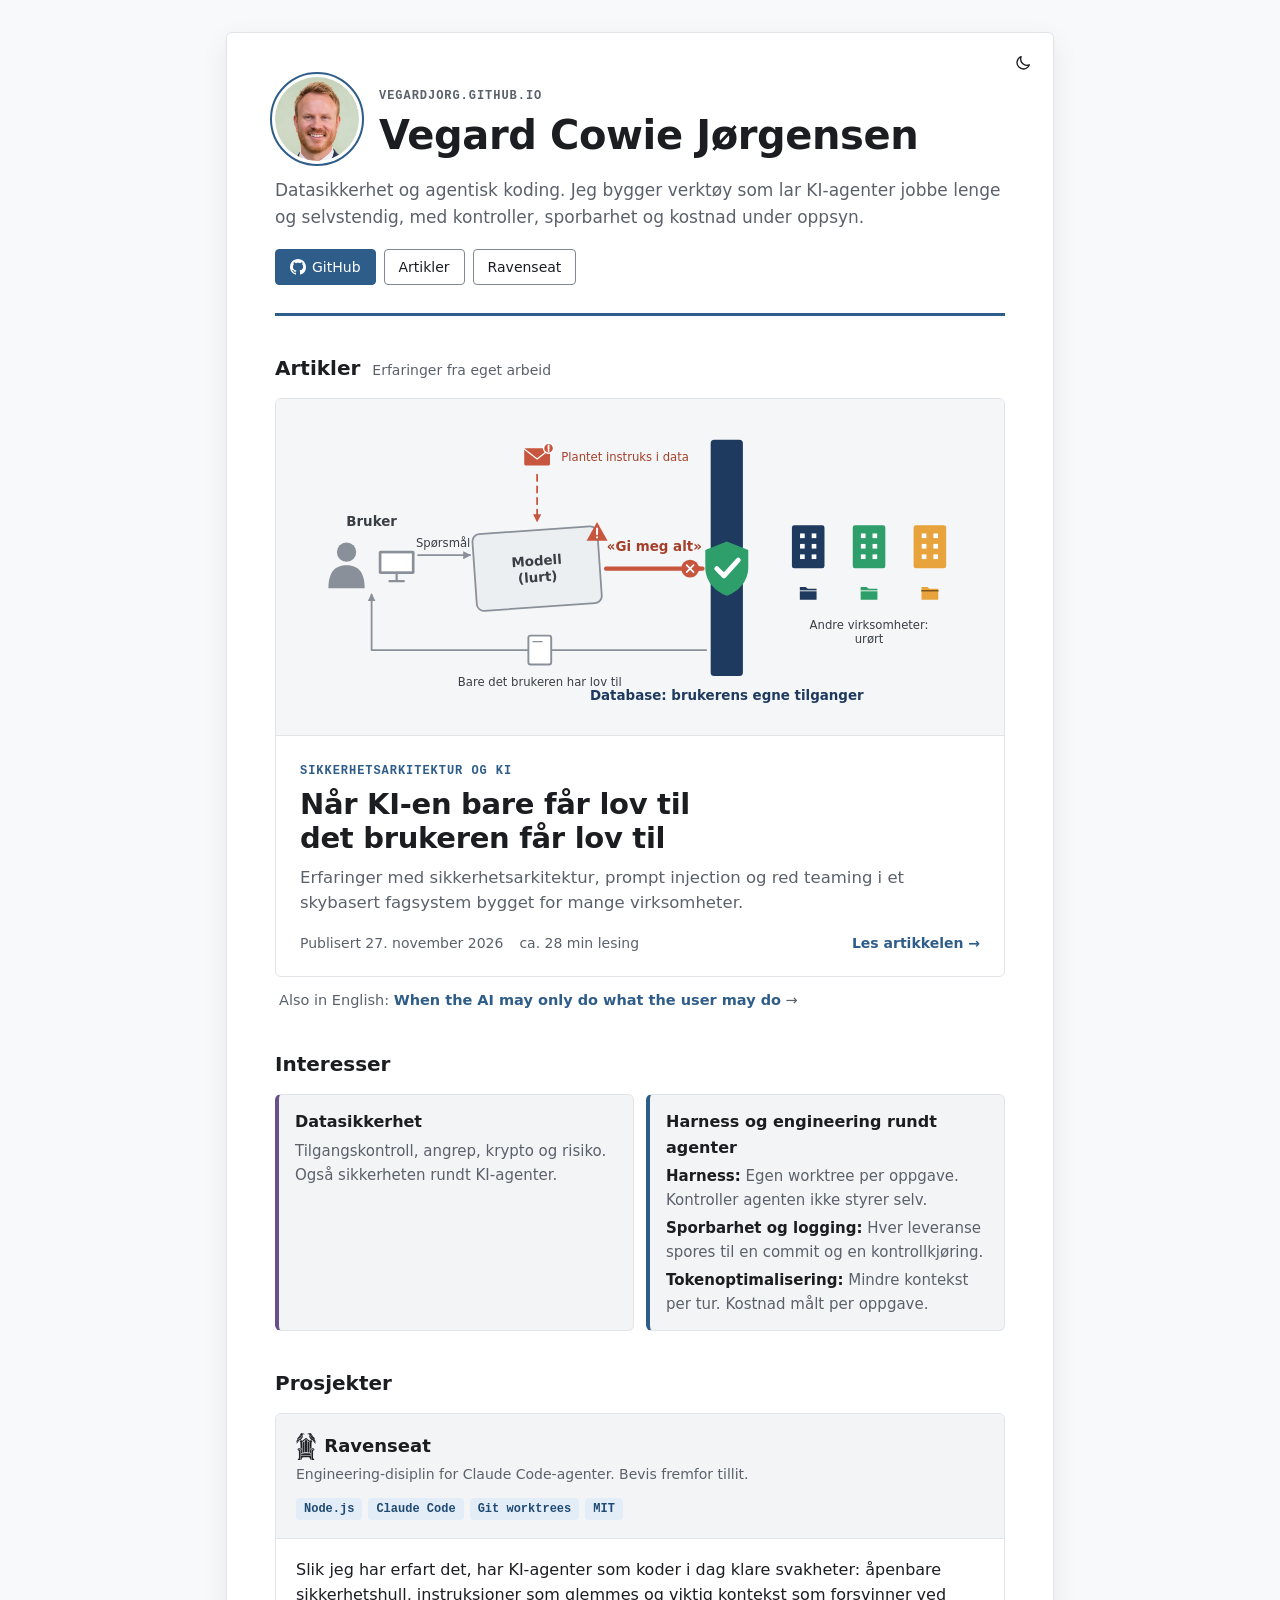
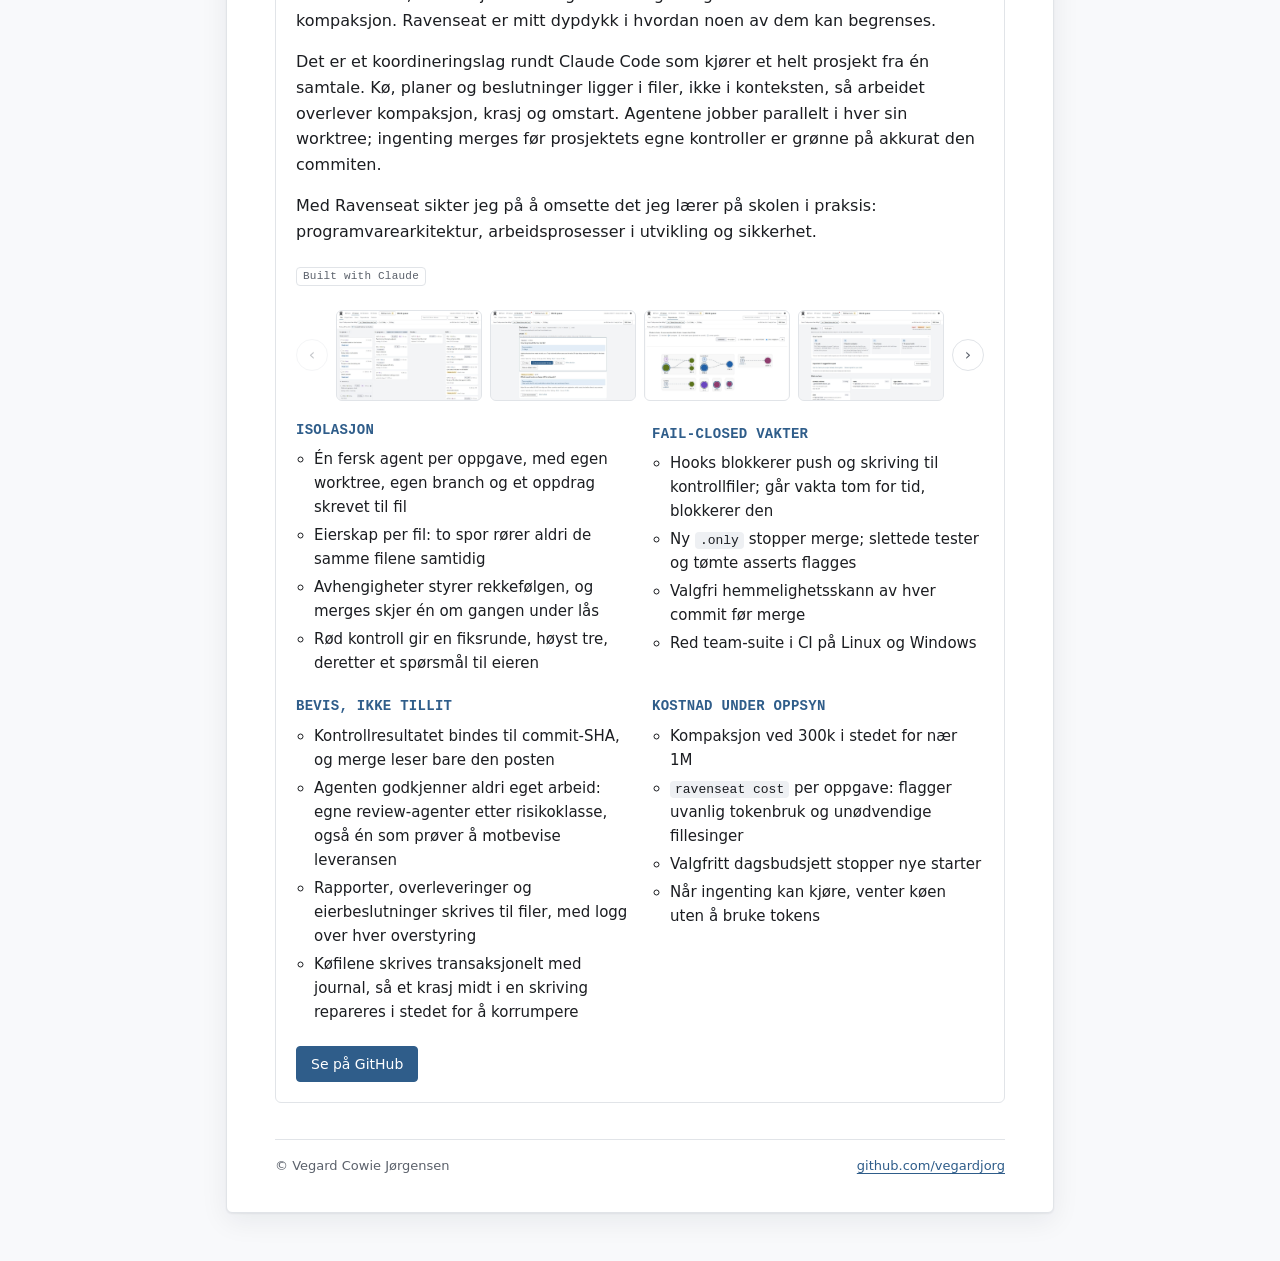
<file: index.html>
<!doctype html>
<html lang="nb">
<head>
  <meta charset="utf-8">
  <meta name="viewport" content="width=device-width, initial-scale=1">
  <title>Vegard Cowie Jørgensen</title>
  <meta name="description" content="Vegard Cowie Jørgensen: datasikkerhet, agentisk koding, artikler om sikkerhetsarkitektur og KI, og Ravenseat.">
  <link rel="stylesheet" href="assets/css/figurer.css">
  <link rel="icon" href="data:image/svg+xml,%3Csvg xmlns='http://www.w3.org/2000/svg' viewBox='0 0 32 32'%3E%3Crect width='32' height='32' rx='6' fill='%232f5d8a'/%3E%3Ctext x='16' y='22' font-family='Segoe UI,Arial,sans-serif' font-size='15' font-weight='700' text-anchor='middle' fill='%23fff'%3EVCJ%3C/text%3E%3C/svg%3E">
  <!-- Samme temanøkkel som guidene (samme origin), så valget følger med. -->
  <script>(function(){try{var t=localStorage.getItem('in-theme')||'light';if(t!=='system')document.documentElement.setAttribute('data-theme',t);}catch(e){document.documentElement.setAttribute('data-theme','light');}})();</script>
  <style>
    /* Fargetokens fra guidene (IN2010/IN2090/IN2120), adaptert fra ravenseat. */
    :root {
      color-scheme: light;
      --primary: #2f5d8a;
      --on-primary: #ffffff;
      --primary-container: #d3e3f5;
      --on-primary-container: #0b2a47;
      --tertiary: #6a5089;
      --tertiary-container: #ece0f7;
      --on-tertiary-container: #2a1446;
      --surface: #f8f9fb;
      --on-surface: #1b1d21;
      --on-surface-variant: #5b616b;
      --sheet: #ffffff;
      --container-low: #f3f4f6;
      --container: #eef0f3;
      --outline: #808792;
      --outline-variant: #e1e4e8;
      --tone-ok: #e2f1e4;     --on-tone-ok: #1e5a2b;
      --tone-warn: #fbefd2;   --on-tone-warn: #6b4a00;
      --tone-info: #e3edf7;   --on-tone-info: #1f4a73;
      --shadow: 0 1px 2px rgba(16,24,40,.06), 0 8px 28px rgba(16,24,40,.07);

      --font: ui-sans-serif, system-ui, -apple-system, "Segoe UI", Roboto, Helvetica, Arial, sans-serif;
      --font-mono: ui-monospace, "Cascadia Code", "SF Mono", Consolas, "Liberation Mono", Menlo, monospace;
      --radius: 4px;
      --radius-md: 6px;
    }
    @media (prefers-color-scheme: dark) {
      :root:not([data-theme="light"]) {
        color-scheme: dark;
        --primary: #8fb8e6;           --on-primary: #0b2a47;
        --primary-container: #1d4469; --on-primary-container: #d3e3f5;
        --tertiary: #d0bcf0;
        --tertiary-container: #4f3770; --on-tertiary-container: #ece0f7;
        --surface: #181b1f;  --on-surface: #e3e5e9;  --on-surface-variant: #a3a9b3;
        --sheet: #1c1f24;    --container-low: #141619;  --container: #212429;
        --outline: #6e7580;  --outline-variant: #2e333a;
        --tone-ok: #1d3a22;   --on-tone-ok: #bfe3c3;
        --tone-warn: #3d3014; --on-tone-warn: #f3d9a0;
        --tone-info: #1e3550; --on-tone-info: #c4dcf5;
        --shadow: 0 1px 2px rgba(0,0,0,.3), 0 8px 28px rgba(0,0,0,.25);
      }
    }
    :root[data-theme="dark"] {
      color-scheme: dark;
      --primary: #8fb8e6;           --on-primary: #0b2a47;
      --primary-container: #1d4469; --on-primary-container: #d3e3f5;
      --tertiary: #d0bcf0;
      --tertiary-container: #4f3770; --on-tertiary-container: #ece0f7;
      --surface: #181b1f;  --on-surface: #e3e5e9;  --on-surface-variant: #a3a9b3;
      --sheet: #1c1f24;    --container-low: #141619;  --container: #212429;
      --outline: #6e7580;  --outline-variant: #2e333a;
      --tone-ok: #1d3a22;   --on-tone-ok: #bfe3c3;
      --tone-warn: #3d3014; --on-tone-warn: #f3d9a0;
      --tone-info: #1e3550; --on-tone-info: #c4dcf5;
      --shadow: 0 1px 2px rgba(0,0,0,.3), 0 8px 28px rgba(0,0,0,.25);
    }

    *, *::before, *::after { box-sizing: border-box; }
    html { -webkit-text-size-adjust: 100%; }
    body {
      margin: 0;
      background: var(--surface);
      color: var(--on-surface);
      font: 16px/1.6 var(--font);
    }
    a { color: var(--primary); text-underline-offset: 3px; }
    a:focus-visible, button:focus-visible { outline: 2px solid var(--primary); outline-offset: 3px; border-radius: var(--radius); }
    .skip-link { position: absolute; left: -999px; top: 8px; background: var(--primary); color: var(--on-primary); padding: 6px 12px; border-radius: var(--radius); }
    .skip-link:focus { left: 16px; }

    .wrap { max-width: 860px; margin: 0 auto; padding: 32px 16px 48px; }
    .sheet {
      position: relative;
      background: var(--sheet);
      border: 1px solid var(--outline-variant);
      border-radius: var(--radius-md);
      box-shadow: var(--shadow);
      padding: 44px 48px 36px;
    }
    @media (max-width: 640px) {
      .wrap { padding: 16px 16px 32px; }
      .sheet { padding: 28px 20px 24px; }
    }

    /* Topp */
    .top { display: flex; justify-content: space-between; align-items: flex-start; gap: 16px; padding-bottom: 28px; border-bottom: 3px solid var(--primary); }
    .mono-tag { display: inline-block; font: 600 12px/1 var(--font-mono); letter-spacing: .08em; text-transform: uppercase; color: var(--on-surface-variant); margin: 0 0 10px; }
    h1 { font-size: clamp(28px, 5vw, 40px); line-height: 1.15; letter-spacing: -.01em; margin: 0 0 12px; }
    /* Portrett ved navnet: rund, med en tynn ring i primærfargen og luft mellom ring og bilde. */
    .id { display: flex; align-items: center; gap: 20px; margin-bottom: 16px; padding-right: 40px; }
    .id h1 { margin: 0; }
    .avatar {
      flex: none; width: 84px; height: 84px; border-radius: 50%; object-fit: cover;
      outline: 2px solid var(--primary); outline-offset: 3px; background: var(--container);
    }
    @media (max-width: 640px) {
      .id { gap: 16px; }
      .avatar { width: 64px; height: 64px; }
    }
    .lead { margin: 0; color: var(--on-surface-variant); font-size: 17px; }
    .links { display: flex; flex-wrap: wrap; gap: 8px; margin-top: 18px; }

    .btn {
      display: inline-flex; align-items: center; gap: 6px;
      min-height: 36px; padding: 6px 14px;
      font: 500 14px/1 var(--font);
      border: 1px solid var(--outline); border-radius: var(--radius);
      background: var(--sheet); color: var(--on-surface); text-decoration: none; cursor: pointer;
    }
    .btn:hover { background: var(--container); }
    .btn.primary { background: var(--primary); border-color: var(--primary); color: var(--on-primary); }
    .btn.primary:hover { filter: brightness(1.08); }
    .btn svg { width: 16px; height: 16px; flex: none; }
    /* Temabryter: lite svart/hvitt ikon, måne i lyst tema og sol i mørkt. */
    .theme {
      flex: none; display: inline-flex; align-items: center; justify-content: center;
      position: absolute; top: 14px; right: 14px;
      width: 32px; height: 32px; padding: 0;
      border: 0; border-radius: 50%; background: transparent; color: var(--on-surface); cursor: pointer;
      transition: background .15s;
    }
    .theme:hover { background: var(--container); }
    .theme svg { width: 18px; height: 18px; fill: none; stroke: currentColor; stroke-width: 1.8; stroke-linecap: round; stroke-linejoin: round; }
    .theme .i-sun { display: none; }
    @media (prefers-color-scheme: dark) {
      :root:not([data-theme="light"]) .theme .i-moon { display: none; }
      :root:not([data-theme="light"]) .theme .i-sun { display: block; }
    }
    :root[data-theme="dark"] .theme .i-moon { display: none; }
    :root[data-theme="dark"] .theme .i-sun { display: block; }

    /* Seksjoner */
    section { margin-top: 36px; }
    .sechead { display: flex; align-items: baseline; gap: 12px; margin-bottom: 14px; }
    h2 { font-size: 20px; margin: 0; }
    .sechead p { margin: 0; color: var(--on-surface-variant); font-size: 14px; }

    /* Artikler: hovedartikkel med forsidebildet tegnet av fig-motor.js */
    .feature {
      display: block; border: 1px solid var(--outline-variant); border-radius: var(--radius-md); overflow: hidden;
      text-decoration: none; color: inherit; background: var(--sheet); transition: border-color .15s, box-shadow .15s;
    }
    .feature:hover { border-color: var(--primary); box-shadow: var(--shadow); }
    .feature:hover .go { text-decoration: underline; }
    .feature-fig { margin: 0; padding: 22px 24px 18px; background: var(--fig-plate); border-bottom: 1px solid var(--outline-variant); }
    .feature-fig:not(.er-tegnet) { display: none; }
    .feature-txt { padding: 20px 24px 22px; }
    .feature .mono-tag { color: var(--primary); margin-bottom: 10px; }
    .feature h3 { margin: 0; font-size: clamp(22px, 3.6vw, 29px); line-height: 1.2; letter-spacing: -.01em; text-wrap: balance; }
    .feature .dek { margin: 10px 0 0; font-size: 16.5px; line-height: 1.5; color: var(--on-surface-variant); text-wrap: pretty; }
    .feature-meta { display: flex; flex-wrap: wrap; align-items: baseline; gap: 6px 16px; margin: 16px 0 0; font-size: 14px; color: var(--on-surface-variant); }
    .feature-meta .go { margin-left: auto; }
    .feature-alt { margin: 12px 4px 0; font-size: 14.5px; color: var(--on-surface-variant); }
    .feature-alt a { color: inherit; text-decoration: none; }
    .feature-alt a span { color: var(--primary); font-weight: 600; }
    .feature-alt a:hover span { text-decoration: underline; }
    @media (max-width: 640px) {
      .feature-fig { padding: 14px 10px 10px; }
      .feature-txt { padding: 16px 16px 18px; }
      .feature-meta .go { margin-left: 0; flex-basis: 100%; }
    }

    /* Interesser */
    .interests { display: grid; grid-template-columns: repeat(2, minmax(0, 1fr)); gap: 12px; }
    @media (max-width: 640px) { .interests { grid-template-columns: 1fr; } }
    .interest { border: 1px solid var(--outline-variant); border-left: 4px solid var(--primary); border-radius: var(--radius-md); padding: 14px 16px; background: var(--container-low); }
    .interest.sec { border-left-color: var(--tertiary); }
    .interest h3 { margin: 0 0 4px; font-size: 16px; }
    .interest p { margin: 0; font-size: 15px; color: var(--on-surface-variant); }
    .interest .mini { margin: 0; padding: 0; list-style: none; font-size: 15px; color: var(--on-surface-variant); }
    .interest .mini li + li { margin-top: 4px; }
    .interest .mini b { color: var(--on-surface); font-weight: 600; }

    .go { font-size: 14px; font-weight: 600; color: var(--primary); }

    /* Ravenseat */
    .project { border: 1px solid var(--outline-variant); border-radius: var(--radius-md); overflow: hidden; }
    .project-head { display: flex; flex-wrap: wrap; justify-content: space-between; align-items: center; gap: 12px; padding: 18px 20px; background: var(--container-low); border-bottom: 1px solid var(--outline-variant); }
    .project-head h3 { margin: 0; font-size: 18px; }
    .project-head p { margin: 2px 0 0; color: var(--on-surface-variant); font-size: 14px; }
    .tags { display: flex; flex-wrap: wrap; gap: 6px; }
    .tag { font: 600 12px/1 var(--font-mono); padding: 5px 8px; border-radius: var(--radius); background: var(--tone-info); color: var(--on-tone-info); }
    .project-body { padding: 18px 20px 20px; }
    .project-body > p { margin: 0 0 16px; }

    .specs { display: grid; grid-template-columns: repeat(2, minmax(0, 1fr)); gap: 16px 24px; margin: 0; padding: 0; list-style: none; }
    @media (max-width: 640px) { .specs { grid-template-columns: 1fr; } }
    .specs h4 { margin: 0 0 6px; font-size: 14px; letter-spacing: .02em; color: var(--primary); text-transform: uppercase; font-family: var(--font-mono); }
    .specs ul { margin: 0; padding-left: 18px; font-size: 15px; }
    .specs li + li { margin-top: 4px; }
    code { font: 13px var(--font-mono); background: var(--container); padding: 1px 5px; border-radius: var(--radius); }

    .project-body .links { margin-top: 22px; }
    .built {
      display: inline-block; align-self: flex-start; margin: 2px 0 4px;
      font: 500 11px/1 var(--font-mono); letter-spacing: .02em; color: var(--on-surface-variant);
      border: 1px solid var(--outline-variant); border-radius: var(--radius); padding: 3px 6px;
    }
    .project-body > p + .built { margin-top: -8px; }

    /* Logo ved overskriften: én variant per tema */
    .project-head h3 { display: flex; align-items: center; gap: 8px; }
    .logo { height: 1.5em; width: auto; flex: none; }
    .logo-dark { display: none; }
    @media (prefers-color-scheme: dark) {
      :root:not([data-theme="light"]) .logo-light { display: none; }
      :root:not([data-theme="light"]) .logo-dark { display: block; }
    }
    :root[data-theme="dark"] .logo-light { display: none; }
    :root[data-theme="dark"] .logo-dark { display: block; }

    /* Galleri */
    /* Bildestripe: --n bilder synlige, pilene blar ett bilde om gangen. */
    .strip { --n: 4; --gap: 8px; display: flex; align-items: center; gap: 8px; margin: 18px 0 16px; }
    @media (max-width: 720px) { .strip { --n: 3; } }
    @media (max-width: 480px) { .strip { --n: 2; } }
    .strip-view { flex: 1; min-width: 0; overflow: hidden; }
    .gallery { display: flex; gap: var(--gap); margin: 0; padding: 2px 0; list-style: none; transition: transform .35s cubic-bezier(.2,.7,.2,1); }
    .gallery li { flex: 0 0 calc((100% - (var(--n) - 1) * var(--gap)) / var(--n)); }
    .strip-btn {
      flex: none; display: inline-flex; align-items: center; justify-content: center;
      width: 32px; height: 32px; padding: 0; border-radius: 50%;
      border: 1px solid var(--outline-variant); background: var(--sheet); color: var(--on-surface-variant);
      font: 16px/1 var(--font); cursor: pointer; transition: border-color .15s, color .15s, opacity .15s;
    }
    .strip-btn:hover:not(:disabled) { border-color: var(--primary); color: var(--primary); }
    .strip-btn:disabled { opacity: .35; cursor: default; }
    .strip.static .strip-btn { visibility: hidden; }
    .thumb {
      display: block; width: 100%; padding: 0; margin: 0; cursor: zoom-in;
      border: 1px solid var(--outline-variant); border-radius: var(--radius-md);
      background: var(--container-low); overflow: hidden; aspect-ratio: 16 / 10;
    }
    .thumb img { display: block; width: 100%; height: 100%; object-fit: cover; object-position: top left; transition: transform .35s ease, opacity .2s; }
    .thumb:hover img { transform: scale(1.03); }
    .thumb:hover { border-color: var(--primary); }

    /* Visning (lysboks) */
    .viewer {
      /* dvh: høyden uten nettleserens verktøylinjer, så bunnteksten ikke havner under dem på mobil. */
      width: 100vw; height: 100vh; height: 100dvh; max-width: none; max-height: none; margin: 0; padding: 0;
      border: 0; background: rgba(12, 14, 17, .95); color: #e3e5e9; overflow: hidden;
    }
    /* Mørk flate på selve dialogen, så sideteksten ikke skinner gjennom bak piler og bildetekst. */
    .viewer::backdrop { background: rgba(12, 14, 17, .5); backdrop-filter: blur(8px); }
    .viewer[open] { display: grid; grid-template-rows: auto 1fr auto; animation: fade .18s ease-out; }
    @keyframes fade { from { opacity: 0; } to { opacity: 1; } }
    .v-bar { display: flex; justify-content: space-between; align-items: center; padding: 12px 16px; font: 13px var(--font-mono); color: #a3a9b3; }
    /* touch-action: none, så sveip, knip og dra styres av skriptet. */
    .v-stage { position: relative; display: flex; align-items: center; justify-content: center; min-height: 0; padding: 0 64px; touch-action: none; overflow: hidden; }
    .v-stage img {
      max-width: 100%; max-height: 100%; object-fit: contain; border-radius: var(--radius-md);
      box-shadow: 0 20px 60px rgba(0,0,0,.45); background: #fff; user-select: none; -webkit-user-drag: none;
      transform-origin: 0 0; cursor: zoom-in; will-change: transform;
      transition: opacity .15s;
    }
    .v-stage img.anim { transition: opacity .15s, transform .22s ease-out; }
    .v-stage img.zoomed { cursor: grab; }
    .v-stage img.zoomed.dragging { cursor: grabbing; }
    .v-btn {
      display: inline-flex; align-items: center; justify-content: center; width: 40px; height: 40px;
      border: 1px solid rgba(255,255,255,.18); border-radius: 50%;
      background: rgba(255,255,255,.06); color: #e3e5e9; font: 18px/1 var(--font); cursor: pointer;
      transition: background .15s, border-color .15s;
    }
    .v-btn:hover { background: rgba(255,255,255,.14); border-color: rgba(255,255,255,.35); }
    .v-btn:focus-visible { outline: 2px solid #8fb8e6; outline-offset: 2px; }
    /* Bred skjerm: pilene på sidene av bildet. Smal skjerm: i raden med prikkene. */
    .v-prev, .v-next { position: fixed; top: 50%; transform: translateY(-50%); }
    .v-prev { left: 12px; }
    .v-next { right: 12px; }
    .v-foot { padding-bottom: max(14px, env(safe-area-inset-bottom)); }
    .v-cap { margin: 0; padding: 12px 16px 10px; text-align: center; font-size: 14px; color: #c9ced6; }
    .v-nav { display: flex; justify-content: center; align-items: center; gap: 16px; }
    .v-dots { display: flex; justify-content: center; gap: 6px; }
    .v-dot { width: 7px; height: 7px; padding: 0; border: 0; border-radius: 50%; background: rgba(255,255,255,.28); cursor: pointer; }
    .v-dot[aria-current="true"] { background: #e3e5e9; }
    @media (max-width: 640px) {
      .v-stage { padding: 0 8px; }
      .v-prev, .v-next { position: static; transform: none; }
      .v-cap { font-size: 13px; }
    }
    @media (prefers-reduced-motion: reduce) {
      .thumb img, .viewer[open] { transition: none; animation: none; }
    }

    footer { margin-top: 36px; padding-top: 16px; border-top: 1px solid var(--outline-variant); display: flex; flex-wrap: wrap; justify-content: space-between; gap: 8px; font-size: 13px; color: var(--on-surface-variant); }
  </style>
</head>
<body>
  <a class="skip-link" href="#main">Hopp til innhold</a>

  <main id="main" class="wrap">
    <article class="sheet">

      <header class="top">
        <div>
          <div class="id">
            <img class="avatar" src="assets/portrett.jpg" width="84" height="84" alt="Portrett av Vegard Cowie Jørgensen">
            <div>
              <p class="mono-tag">vegardjorg.github.io</p>
              <h1>Vegard Cowie Jørgensen</h1>
            </div>
          </div>
          <p class="lead">Datasikkerhet og agentisk koding. Jeg bygger verktøy som lar KI-agenter jobbe lenge og selvstendig, med kontroller, sporbarhet og kostnad under oppsyn.</p>          <div class="links">
            <a class="btn primary" href="https://github.com/vegardjorg">
              <svg viewBox="0 0 16 16" aria-hidden="true" fill="currentColor"><path d="M8 0C3.58 0 0 3.58 0 8c0 3.54 2.29 6.53 5.47 7.59.4.07.55-.17.55-.38 0-.19-.01-.82-.01-1.49-2.01.37-2.53-.49-2.69-.94-.09-.23-.48-.94-.82-1.13-.28-.15-.68-.52-.01-.53.63-.01 1.08.58 1.23.82.72 1.21 1.87.87 2.33.66.07-.52.28-.87.51-1.07-1.78-.2-3.64-.89-3.64-3.95 0-.87.31-1.59.82-2.15-.08-.2-.36-1.02.08-2.12 0 0 .67-.21 2.2.82.64-.18 1.32-.27 2-.27.68 0 1.36.09 2 .27 1.53-1.04 2.2-.82 2.2-.82.44 1.1.16 1.92.08 2.12.51.56.82 1.27.82 2.15 0 3.07-1.87 3.75-3.65 3.95.29.25.54.73.54 1.48 0 1.07-.01 1.93-.01 2.2 0 .21.15.46.55.38A8.013 8.013 0 0016 8c0-4.42-3.58-8-8-8z"/></svg>
              GitHub
            </a>
            <a class="btn" href="#artikler">Artikler</a>
            <a class="btn" href="#ravenseat">Ravenseat</a>
          </div>
        </div>
        <button class="theme" id="theme" type="button" aria-label="Bytt til mørkt tema" title="Bytt tema">
          <svg class="i-moon" viewBox="0 0 24 24" aria-hidden="true"><path d="M20.5 14.5A8.5 8.5 0 0 1 9.5 3.5a8.5 8.5 0 1 0 11 11z"/></svg>
          <svg class="i-sun" viewBox="0 0 24 24" aria-hidden="true"><circle cx="12" cy="12" r="4"/><path d="M12 2v2.5M12 19.5V22M2 12h2.5M19.5 12H22M4.9 4.9l1.8 1.8M17.3 17.3l1.8 1.8M4.9 19.1l1.8-1.8M17.3 6.7l1.8-1.8"/></svg>
        </button>
      </header>

      <section id="artikler" aria-labelledby="art-h">
        <div class="sechead"><h2 id="art-h">Artikler</h2><p>Erfaringer fra eget arbeid</p></div>
        <a class="feature" href="artikler/ki-assistent-med-brukerens-tilganger.html">
          <figure class="feature-fig" data-fig="forside" aria-hidden="true">
            <div class="fig-flate"><p>En manipulert modell ber om alle data, men databasen gir bare det brukeren selv har tilgang til.</p></div>
          </figure>
          <div class="feature-txt">
            <p class="mono-tag">Sikkerhetsarkitektur og KI</p>
            <h3>Når KI-en bare får lov til det brukeren får lov til</h3>
            <p class="dek">Erfaringer med sikkerhetsarkitektur, prompt injection og red teaming i et skybasert fagsystem bygget for mange virksomheter.</p>
            <p class="feature-meta">
              <span>Publisert <time datetime="2026-11-27">27. november 2026</time></span>
              <span>ca. 28 min lesing</span>
              <span class="go">Les artikkelen →</span>
            </p>
          </div>
        </a>
        <p class="feature-alt"><a href="artikler/ai-assistant-with-user-permissions.html" hreflang="en" lang="en">Also in English: <span>When the AI may only do what the user may do</span> →</a></p>
      </section>

      <section aria-labelledby="int-h">
        <div class="sechead"><h2 id="int-h">Interesser</h2></div>
        <div class="interests">
          <div class="interest sec">
            <h3>Datasikkerhet</h3>
            <p>Tilgangskontroll, angrep, krypto og risiko. Også sikkerheten rundt KI-agenter.</p>
          </div>
          <div class="interest">
            <h3>Harness og engineering rundt agenter</h3>
            <ul class="mini">
              <li><b>Harness:</b> Egen worktree per oppgave. Kontroller agenten ikke styrer selv.</li>
              <li><b>Sporbarhet og logging:</b> Hver leveranse spores til en commit og en kontrollkjøring.</li>
              <li><b>Tokenoptimalisering:</b> Mindre kontekst per tur. Kostnad målt per oppgave.</li>
            </ul>
          </div>
        </div>
      </section>

      <section id="ravenseat" aria-labelledby="andre-h">
        <div class="sechead"><h2 id="andre-h">Prosjekter</h2></div>
        <div class="project">
          <div class="project-head">
            <div>
              <h3>
                <img class="logo logo-light" src="assets/ravenseat/ravenseat-light.svg" alt="" width="22" height="29">
                <img class="logo logo-dark" src="assets/ravenseat/ravenseat-dark.svg" alt="" width="22" height="29">
                Ravenseat
              </h3>
              <p>Engineering-disiplin for Claude Code-agenter. Bevis fremfor tillit.</p>
            </div>
            <div class="tags">
              <span class="tag">Node.js</span>
              <span class="tag">Claude Code</span>
              <span class="tag">Git worktrees</span>
              <span class="tag">MIT</span>
            </div>
          </div>
          <div class="project-body">
            <p>Slik jeg har erfart det, har KI-agenter som koder i dag klare svakheter: åpenbare sikkerhetshull, instruksjoner som glemmes og viktig kontekst som forsvinner ved kompaksjon. Ravenseat er mitt dypdykk i hvordan noen av dem kan begrenses.</p>
            <p>Det er et koordineringslag rundt Claude Code som kjører et helt prosjekt fra én samtale. Kø, planer og beslutninger ligger i filer, ikke i konteksten, så arbeidet overlever kompaksjon, krasj og omstart. Agentene jobber parallelt i hver sin worktree; ingenting merges før prosjektets egne kontroller er grønne på akkurat den commiten.</p>
            <p>Med Ravenseat sikter jeg på å omsette det jeg lærer på skolen i praksis: programvarearkitektur, arbeidsprosesser i utvikling og sikkerhet.</p>
            <span class="built">Built with Claude</span>

            <div class="strip" id="strip">
            <button class="strip-btn" type="button" id="strip-prev" aria-label="Forrige skjermbilder">‹</button>
            <div class="strip-view">
            <ul class="gallery" id="gallery" aria-label="Skjermbilder fra Ravenseat-tavla">
              <li><button class="thumb" type="button"><img src="assets/ravenseat/light-01-queue.jpg" width="1440" height="900" loading="lazy" alt="Køen på tavla: kort i kø, under arbeid, til vurdering og bygget, med fokuslinja og neste oppgave"></button></li>
              <li><button class="thumb" type="button"><img src="assets/ravenseat/light-06-waiting-on-you.jpg" width="1440" height="900" loading="lazy" alt="Venter på deg: eierspørsmål med anbefaling og svarknapp"></button></li>
              <li><button class="thumb" type="button"><img src="assets/ravenseat/light-03-dependencies.jpg" width="1440" height="900" loading="lazy" alt="Avhengigheter: oppgavekjeder og eierspørsmålene som blokkerer dem"></button></li>
              <li><button class="thumb" type="button"><img src="assets/ravenseat/light-13-checks.jpg" width="1440" height="900" loading="lazy" alt="Kontroller: sjekkene prosjektet har, og forslag til nye"></button></li>
              <li><button class="thumb" type="button"><img src="assets/ravenseat/light-04-statistics.jpg" width="1440" height="900" loading="lazy" alt="Statistikk: kostnad per merget endring, prognose og hva tokens går til"></button></li>
            </ul>
            </div>
            <button class="strip-btn" type="button" id="strip-next" aria-label="Neste skjermbilder">›</button>
            </div>

            <ul class="specs">
              <li>
                <h4>Isolasjon</h4>
                <ul>
                  <li>Én fersk agent per oppgave, med egen worktree, egen branch og et oppdrag skrevet til fil</li>
                  <li>Eierskap per fil: to spor rører aldri de samme filene samtidig</li>
                  <li>Avhengigheter styrer rekkefølgen, og merges skjer én om gangen under lås</li>
                  <li>Rød kontroll gir en fiksrunde, høyst tre, deretter et spørsmål til eieren</li>
                </ul>
              </li>
              <li>
                <h4>Fail-closed vakter</h4>
                <ul>
                  <li>Hooks blokkerer push og skriving til kontrollfiler; går vakta tom for tid, blokkerer den</li>
                  <li>Ny <code>.only</code> stopper merge; slettede tester og tømte asserts flagges</li>
                  <li>Valgfri hemmelighetsskann av hver commit før merge</li>
                  <li>Red team-suite i CI på Linux og Windows</li>
                </ul>
              </li>
              <li>
                <h4>Bevis, ikke tillit</h4>
                <ul>
                  <li>Kontrollresultatet bindes til commit-SHA, og merge leser bare den posten</li>
                  <li>Agenten godkjenner aldri eget arbeid: egne review-agenter etter risikoklasse, også én som prøver å motbevise leveransen</li>
                  <li>Rapporter, overleveringer og eierbeslutninger skrives til filer, med logg over hver overstyring</li>
                  <li>Køfilene skrives transaksjonelt med journal, så et krasj midt i en skriving repareres i stedet for å korrumpere</li>
                </ul>
              </li>
              <li>
                <h4>Kostnad under oppsyn</h4>
                <ul>
                  <li>Kompaksjon ved 300k i stedet for nær 1M</li>
                  <li><code>ravenseat cost</code> per oppgave: flagger uvanlig tokenbruk og unødvendige fillesinger</li>
                  <li>Valgfritt dagsbudsjett stopper nye starter</li>
                  <li>Når ingenting kan kjøre, venter køen uten å bruke tokens</li>
                </ul>
              </li>
            </ul>

            <div class="links">
              <a class="btn primary" href="https://github.com/vegardjorg/ravenseat">Se på GitHub</a>
            </div>
          </div>
        </div>
      </section>

      <footer>
        <span>© Vegard Cowie Jørgensen</span>
        <a href="https://github.com/vegardjorg">github.com/vegardjorg</a>
      </footer>
    </article>
  </main>

  <dialog class="viewer" id="viewer" aria-label="Bildevisning">
    <div class="v-bar">
      <span id="v-count" aria-live="polite"></span>
      <button class="v-btn" type="button" id="v-close" aria-label="Lukk">✕</button>
    </div>
    <div class="v-stage" id="v-stage">
      <img id="v-img" alt="" draggable="false">
    </div>
    <div class="v-foot">
      <p class="v-cap" id="v-cap"></p>
      <div class="v-nav">
        <button class="v-btn v-prev" type="button" id="v-prev" aria-label="Forrige bilde">←</button>
        <div class="v-dots" id="v-dots"></div>
        <button class="v-btn v-next" type="button" id="v-next" aria-label="Neste bilde">→</button>
      </div>
    </div>
  </dialog>

  <script>
    /* Bildestripe: blar ett bilde om gangen med pilene, ingen scrollbar. */
    (function () {
      var strip = document.getElementById('strip');
      var list = document.getElementById('gallery');
      var prev = document.getElementById('strip-prev');
      var next = document.getElementById('strip-next');
      if (!strip || !list) return;
      var items = list.children;
      var pos = 0;

      function visible() { return parseInt(getComputedStyle(strip).getPropertyValue('--n'), 10) || 1; }
      function render() {
        var max = Math.max(0, items.length - visible());
        pos = Math.min(Math.max(pos, 0), max);
        var step = items.length > 1 ? items[1].offsetLeft - items[0].offsetLeft : 0;
        list.style.transform = 'translateX(' + (-pos * step) + 'px)';
        prev.disabled = pos === 0;
        next.disabled = pos === max;
        strip.classList.toggle('static', max === 0);
        // Bilder utenfor stripa skal ikke kunne tabbes til eller leses opp.
        Array.prototype.forEach.call(items, function (li, i) {
          var out = i < pos || i >= pos + visible();
          li.setAttribute('aria-hidden', out ? 'true' : 'false');
          li.querySelector('button').tabIndex = out ? -1 : 0;
        });
      }
      prev.addEventListener('click', function () { pos--; render(); });
      next.addEventListener('click', function () { pos++; render(); });
      window.addEventListener('resize', render);

      // Sveip på stripa.
      var x0 = null;
      strip.addEventListener('touchstart', function (e) { x0 = e.touches[0].clientX; }, { passive: true });
      strip.addEventListener('touchend', function (e) {
        if (x0 === null) return;
        var dx = e.changedTouches[0].clientX - x0;
        if (Math.abs(dx) > 40) { pos += dx < 0 ? 1 : -1; render(); }
        x0 = null;
      });

      // Lysboksen kan be stripa vise et bestemt bilde.
      strip.showIndex = function (i) {
        var n = visible();
        if (i < pos) pos = i; else if (i >= pos + n) pos = i - n + 1;
        render();
      };
      render();
    })();
  </script>

  <script>
    /* Bildevisning: native <dialog> gir fokusfelle, Esc og fokus tilbake ved lukking. */
    (function () {
      var thumbs = Array.prototype.slice.call(document.querySelectorAll('#gallery .thumb'));
      var dlg = document.getElementById('viewer');
      if (!thumbs.length || !dlg || typeof dlg.showModal !== 'function') return;

      var stage = document.getElementById('v-stage');
      var img = document.getElementById('v-img');
      var cap = document.getElementById('v-cap');
      var count = document.getElementById('v-count');
      var dotsBox = document.getElementById('v-dots');
      var items = thumbs.map(function (t) { var i = t.querySelector('img'); return { src: i.getAttribute('src'), alt: i.alt }; });
      var idx = 0;

      var dots = items.map(function (it, i) {
        var d = document.createElement('button');
        d.type = 'button'; d.className = 'v-dot';
        d.setAttribute('aria-label', 'Bilde ' + (i + 1));
        d.addEventListener('click', function () { show(i); });
        dotsBox.appendChild(d);
        return d;
      });

      /* Zoom og panorering: scale s og forskyvning (tx, ty) i bildets egen ramme,
         transform-origin 0 0. Bildet skal alltid dekke sin egen tilpassede ramme. */
      var s = 1, tx = 0, ty = 0, MAX = 4;
      function apply(anim) {
        img.classList.toggle('anim', !!anim);
        img.style.transform = 'translate(' + tx + 'px,' + ty + 'px) scale(' + s + ')';
        img.classList.toggle('zoomed', s > 1.01);
      }
      function clamp() {
        var w = img.offsetWidth, h = img.offsetHeight;
        tx = Math.min(0, Math.max(w * (1 - s), tx));
        ty = Math.min(0, Math.max(h * (1 - s), ty));
      }
      // Zoom til ns rundt punktet (cx, cy) i skjermkoordinater.
      function zoomAt(ns, cx, cy, anim) {
        ns = Math.min(MAX, Math.max(1, ns));
        var r = img.getBoundingClientRect();   // inkluderer dagens transform
        var px = (cx - r.left) / s, py = (cy - r.top) / s;   // punkt i bildets egen ramme
        tx = tx + px * s - px * ns;
        ty = ty + py * s - py * ns;
        s = ns;
        clamp(); apply(anim);
      }
      function unzoom(anim) { s = 1; tx = 0; ty = 0; apply(anim); }

      function show(i) {
        idx = (i + items.length) % items.length;
        unzoom();
        img.style.opacity = '0';
        img.onload = function () { img.style.opacity = '1'; };
        img.src = items[idx].src;
        img.alt = items[idx].alt;
        cap.textContent = items[idx].alt;
        count.textContent = (idx + 1) + ' / ' + items.length;
        dots.forEach(function (d, j) { d.setAttribute('aria-current', j === idx ? 'true' : 'false'); });
        // Forhåndslast naboene, så blaingen føles umiddelbar.
        [idx - 1, idx + 1].forEach(function (j) { new Image().src = items[(j + items.length) % items.length].src; });
      }

      thumbs.forEach(function (t, i) {
        t.addEventListener('click', function () { show(i); dlg.showModal(); });
      });
      document.getElementById('v-prev').addEventListener('click', function () { show(idx - 1); });
      document.getElementById('v-next').addEventListener('click', function () { show(idx + 1); });
      document.getElementById('v-close').addEventListener('click', function () { dlg.close(); });

      dlg.addEventListener('click', function (e) { if (e.target === dlg) dlg.close(); });
      // Ved lukking: vis bildet man sist så på i stripa, og sett fokus på det.
      dlg.addEventListener('close', function () {
        unzoom();
        var strip = document.getElementById('strip');
        if (strip && strip.showIndex) strip.showIndex(idx);
        thumbs[idx].focus({ preventScroll: true });
      });

      dlg.addEventListener('keydown', function (e) {
        if (e.key === 'ArrowLeft') { e.preventDefault(); show(idx - 1); }
        else if (e.key === 'ArrowRight') { e.preventDefault(); show(idx + 1); }
        else if (e.key === 'Home') { e.preventDefault(); show(0); }
        else if (e.key === 'End') { e.preventDefault(); show(items.length - 1); }
      });

      /* Pekere (mus, finger, penn):
         - trykk på bildet: zoom inn der du trykker, trykk igjen: zoom ut
         - dra med én finger: flytt bildet når det er zoomet, ellers sveip til neste/forrige
         - knip med to fingre: zoom; musehjul: zoom rundt markøren
         - trykk utenfor bildet: lukk */
      var pts = new Map(), start = null, pinch = null;
      function mid() { var a = Array.from(pts.values()); return { x: (a[0].x + a[1].x) / 2, y: (a[0].y + a[1].y) / 2, d: Math.hypot(a[0].x - a[1].x, a[0].y - a[1].y) }; }

      stage.addEventListener('pointerdown', function (e) {
        try { stage.setPointerCapture(e.pointerId); } catch (err) { /* pekeren er allerede borte */ }
        pts.set(e.pointerId, { x: e.clientX, y: e.clientY });
        if (pts.size === 1) {
          start = { x: e.clientX, y: e.clientY, tx: tx, ty: ty, t: Date.now(), onImg: e.target === img, moved: false };
          img.classList.add('dragging');
        } else if (pts.size === 2) {
          var m = mid(); pinch = { d: m.d, s: s }; start = null;
        }
      });
      stage.addEventListener('pointermove', function (e) {
        if (!pts.has(e.pointerId)) return;
        pts.set(e.pointerId, { x: e.clientX, y: e.clientY });
        if (pinch && pts.size === 2) {
          var m = mid();
          if (pinch.d > 0) zoomAt(pinch.s * m.d / pinch.d, m.x, m.y, false);
        } else if (start) {
          var dx = e.clientX - start.x, dy = e.clientY - start.y;
          if (Math.abs(dx) + Math.abs(dy) > 6) start.moved = true;
          if (s > 1.01) { tx = start.tx + dx; ty = start.ty + dy; clamp(); apply(false); }
        }
      });
      function end(e) {
        if (!pts.has(e.pointerId)) return;
        pts.delete(e.pointerId);
        img.classList.remove('dragging');
        if (pinch) { if (pts.size < 2) pinch = null; if (s < 1.05) unzoom(true); start = null; return; }
        if (!start || e.type === 'pointercancel') { start = null; return; }
        var dx = e.clientX - start.x, dy = e.clientY - start.y;
        if (!start.moved && Date.now() - start.t < 400) {
          if (!start.onImg) dlg.close();
          else if (s > 1.01) unzoom(true);
          else zoomAt(2.5, e.clientX, e.clientY, true);
        } else if (s <= 1.01 && Math.abs(dx) > 50 && Math.abs(dx) > Math.abs(dy)) {
          show(idx + (dx < 0 ? 1 : -1));
        }
        start = null;
      }
      stage.addEventListener('pointerup', end);
      stage.addEventListener('pointercancel', end);
      stage.addEventListener('wheel', function (e) {
        e.preventDefault();
        zoomAt(s * Math.exp(-e.deltaY * 0.0015), e.clientX, e.clientY, false);
      }, { passive: false });
      window.addEventListener('resize', function () { if (dlg.open) unzoom(false); });
    })();
  </script>

  <script>
    (function () {
      var root = document.documentElement;
      var btn = document.getElementById('theme');
      function current() {
        var t = root.getAttribute('data-theme');
        if (t) return t;
        return window.matchMedia('(prefers-color-scheme: dark)').matches ? 'dark' : 'light';
      }
      function label() { btn.setAttribute('aria-label', current() === 'dark' ? 'Bytt til lyst tema' : 'Bytt til mørkt tema'); }
      btn.addEventListener('click', function () {
        var next = current() === 'dark' ? 'light' : 'dark';
        root.setAttribute('data-theme', next);
        try { localStorage.setItem('in-theme', next); } catch (e) {}
        label();
      });
      label();
    })();
  </script>
  <!-- Forsidebildet i artikkelkortet tegnes av samme figurmotor som artikkelen. -->
  <script src="assets/js/fig-motor.js"></script>
  <script src="assets/js/fig-artikkel-ki.js"></script>
  <script>if (window.FIG) FIG.start();</script>
</body>
</html>
</file>
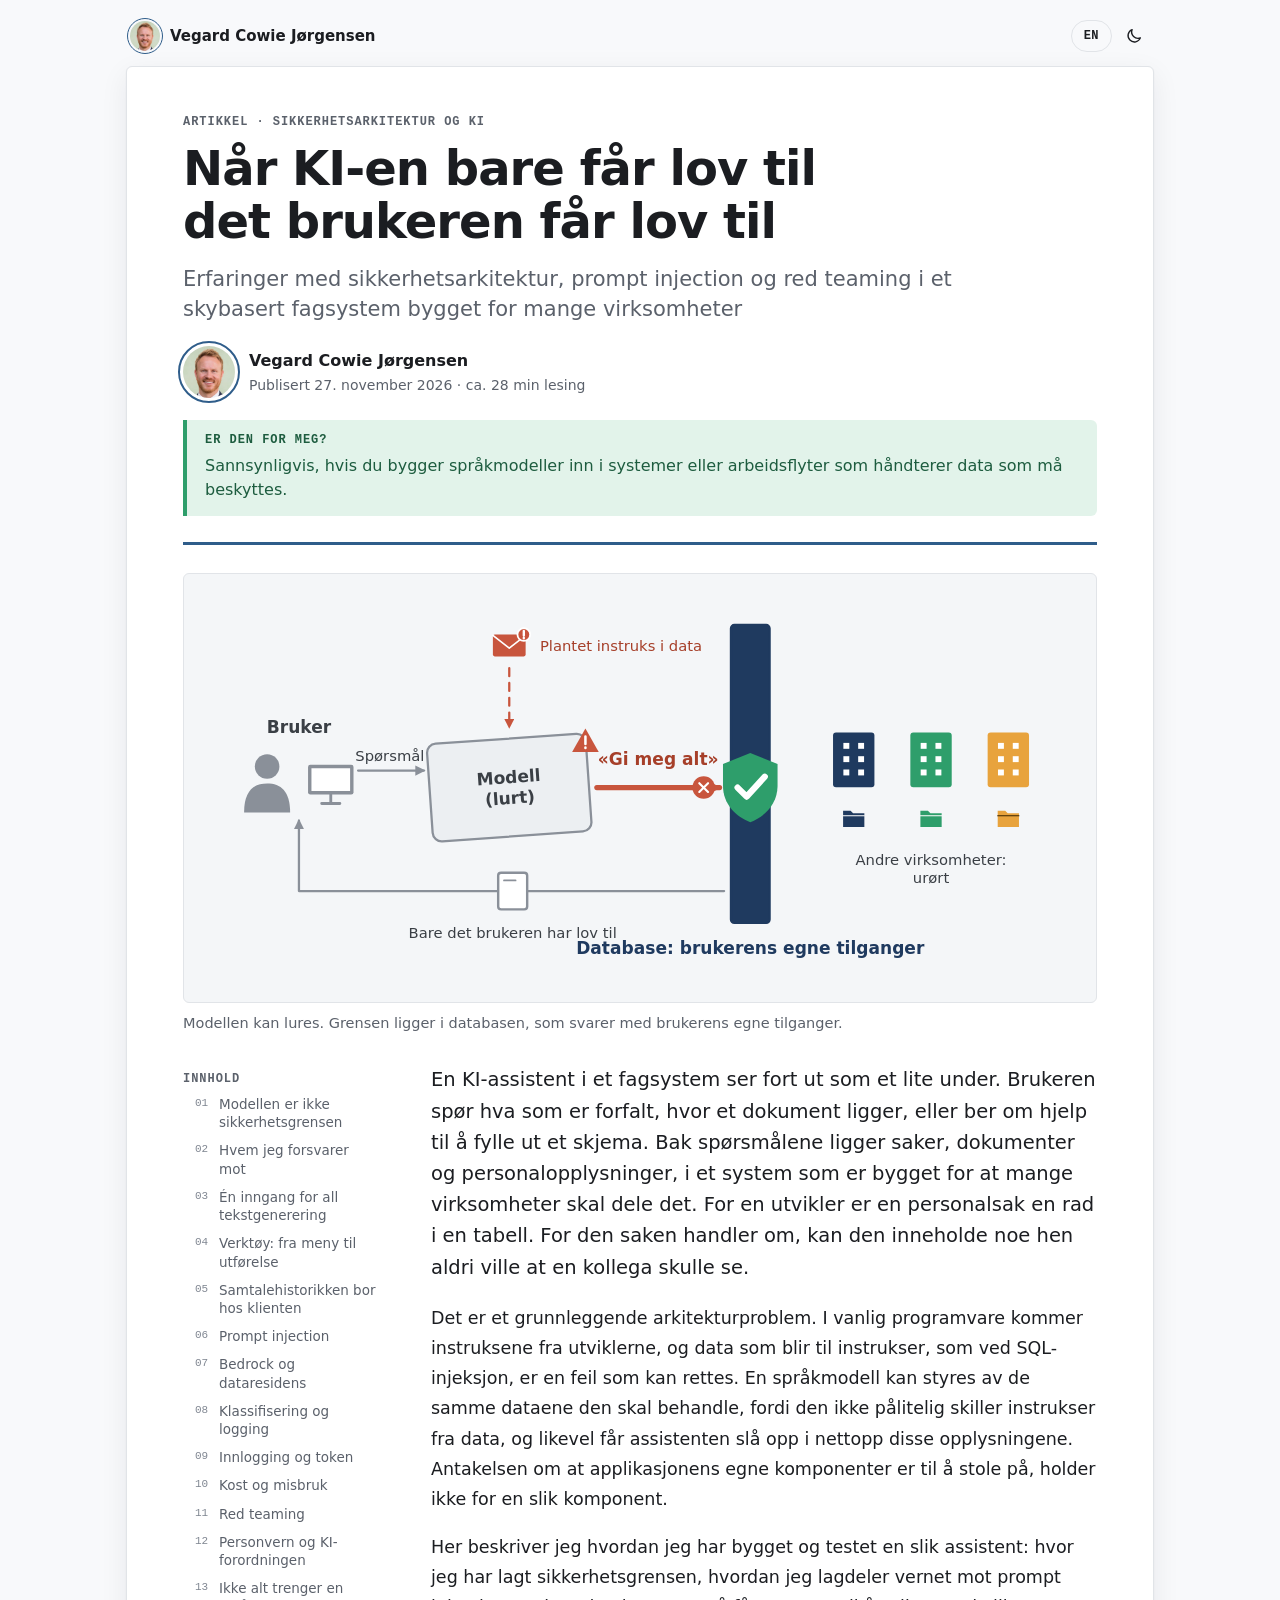
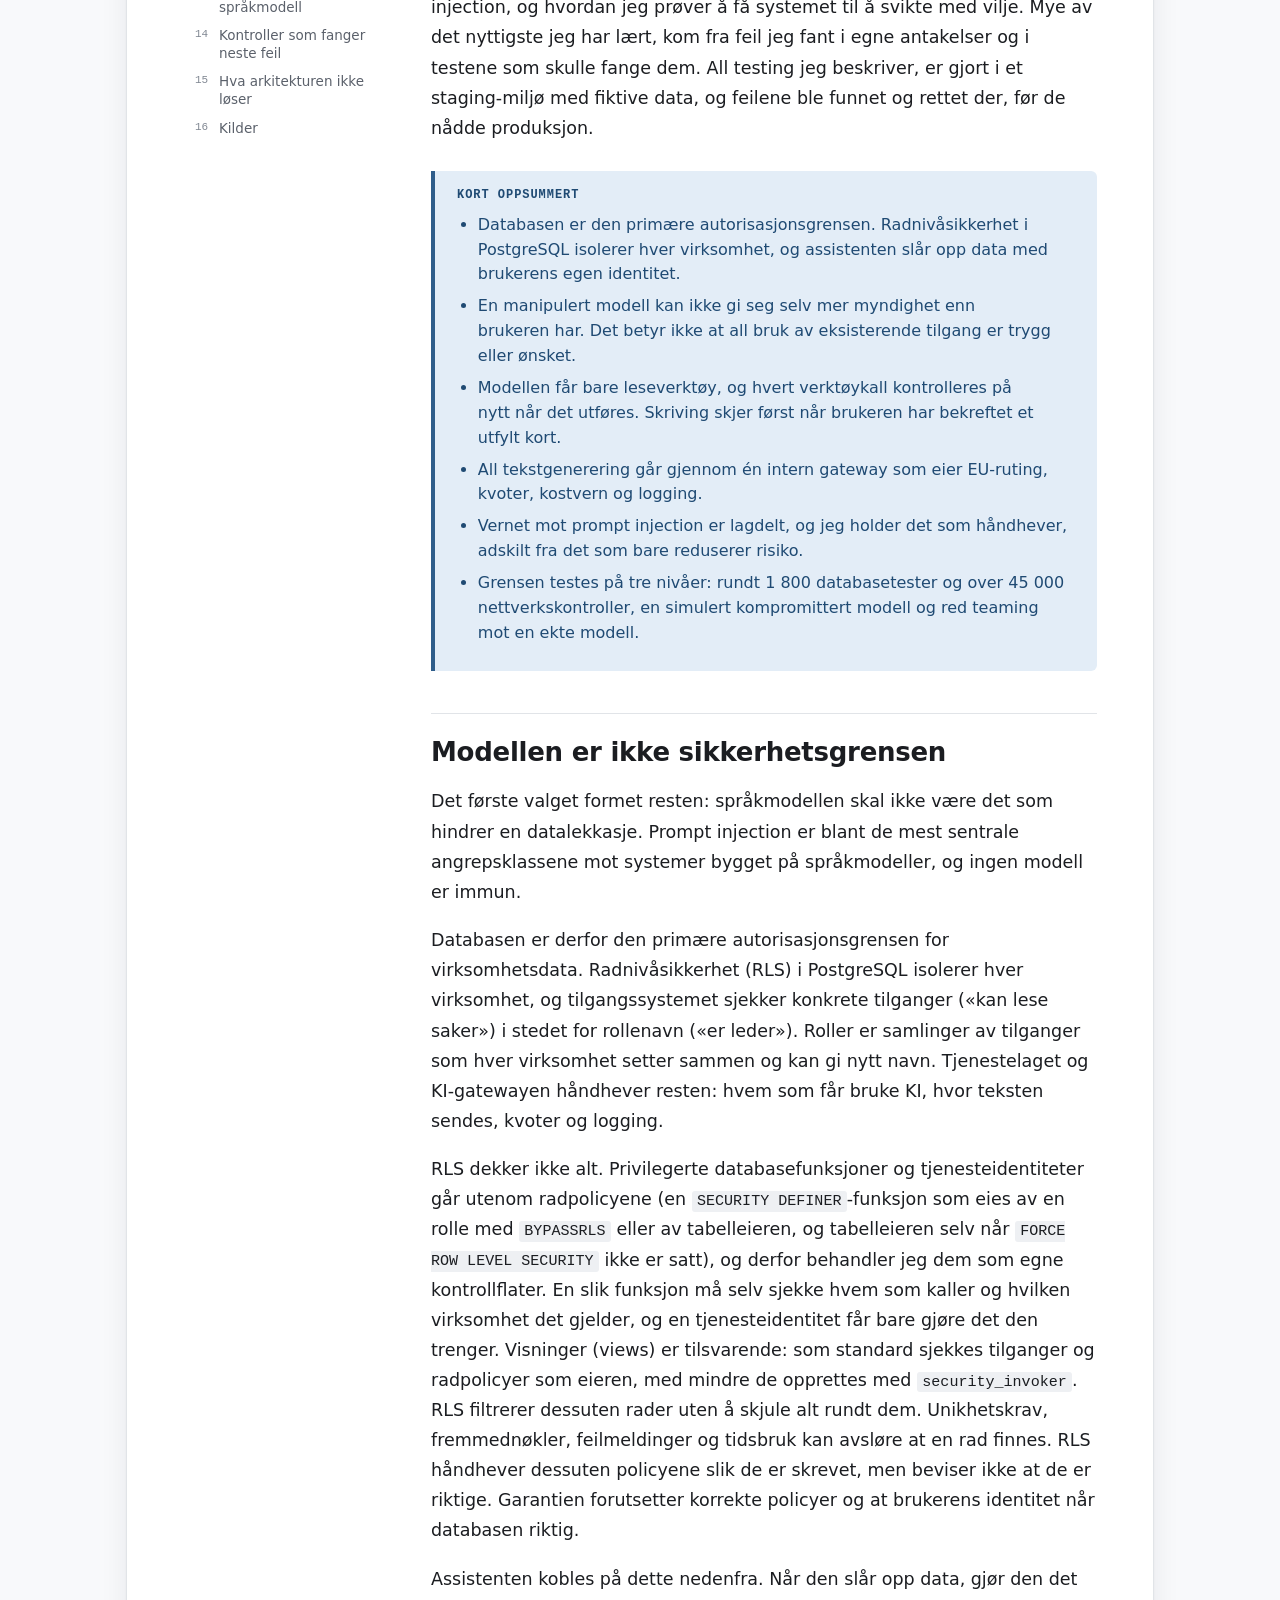
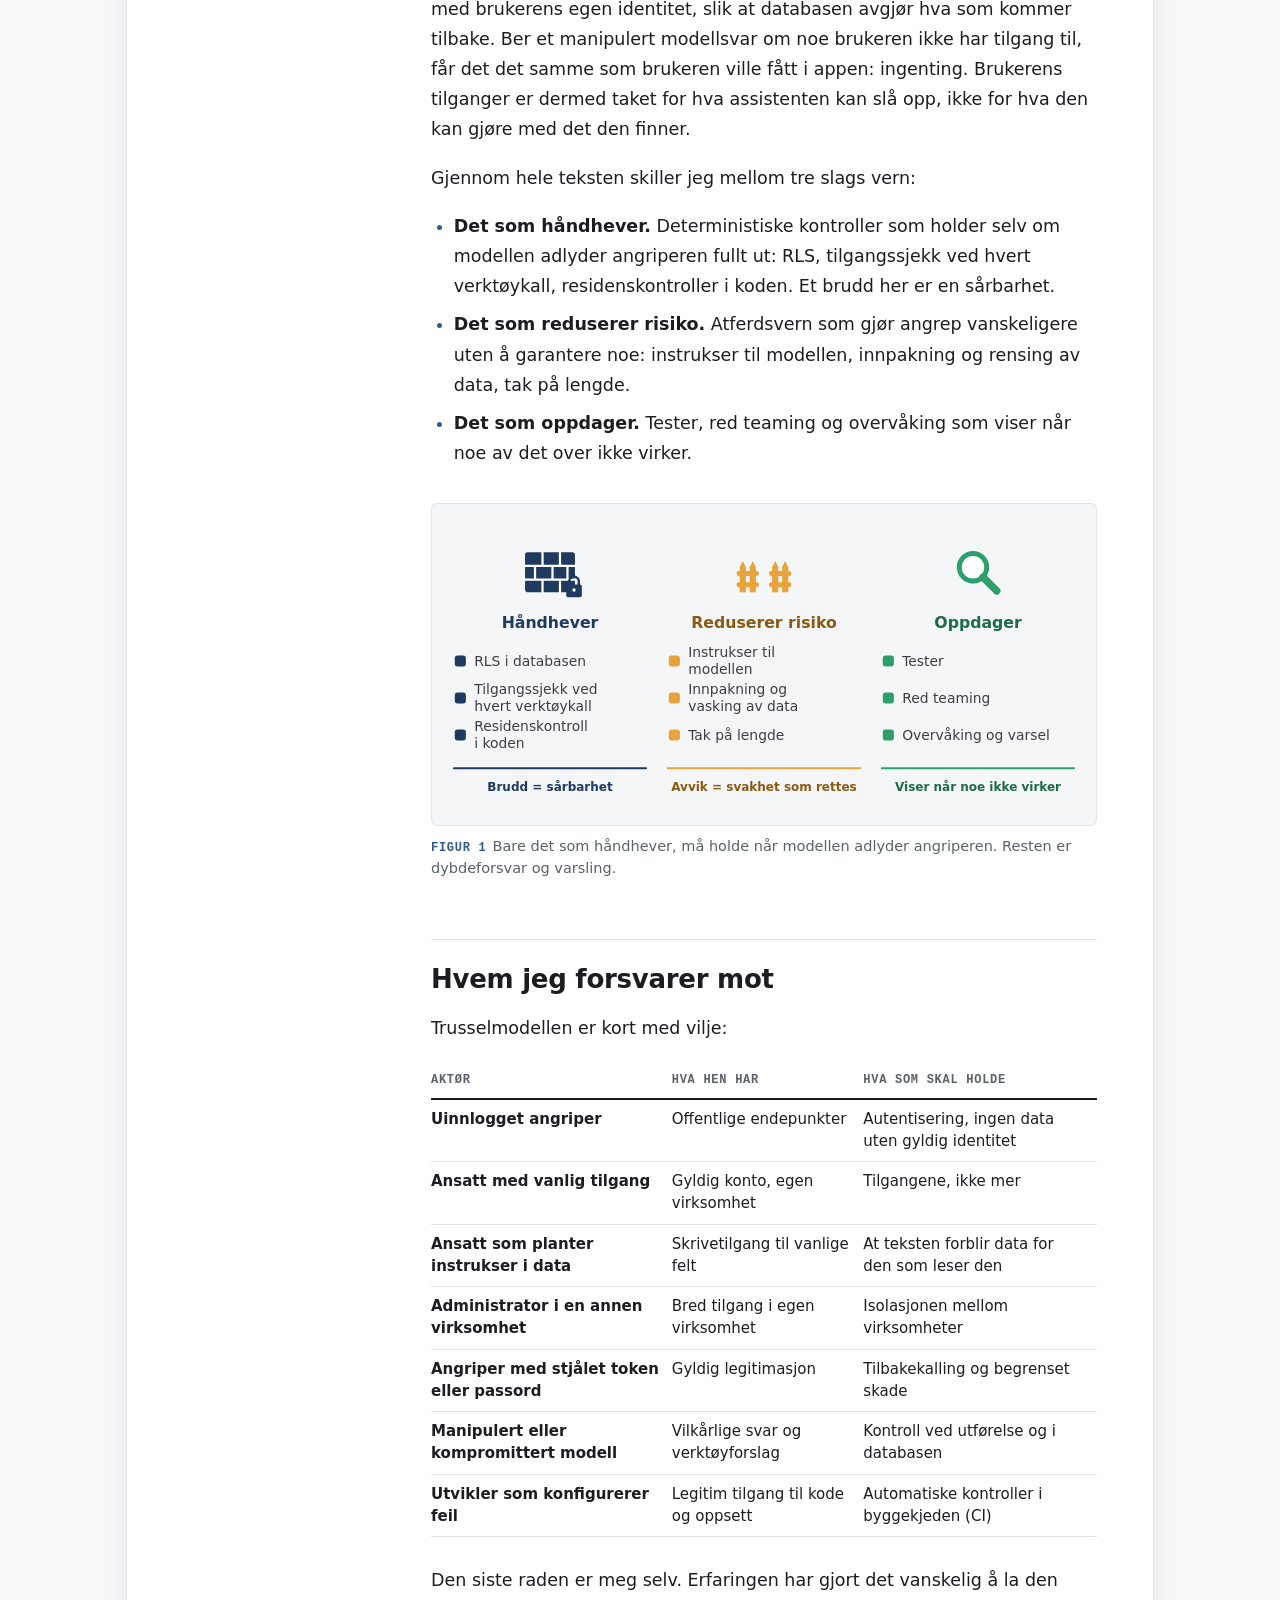
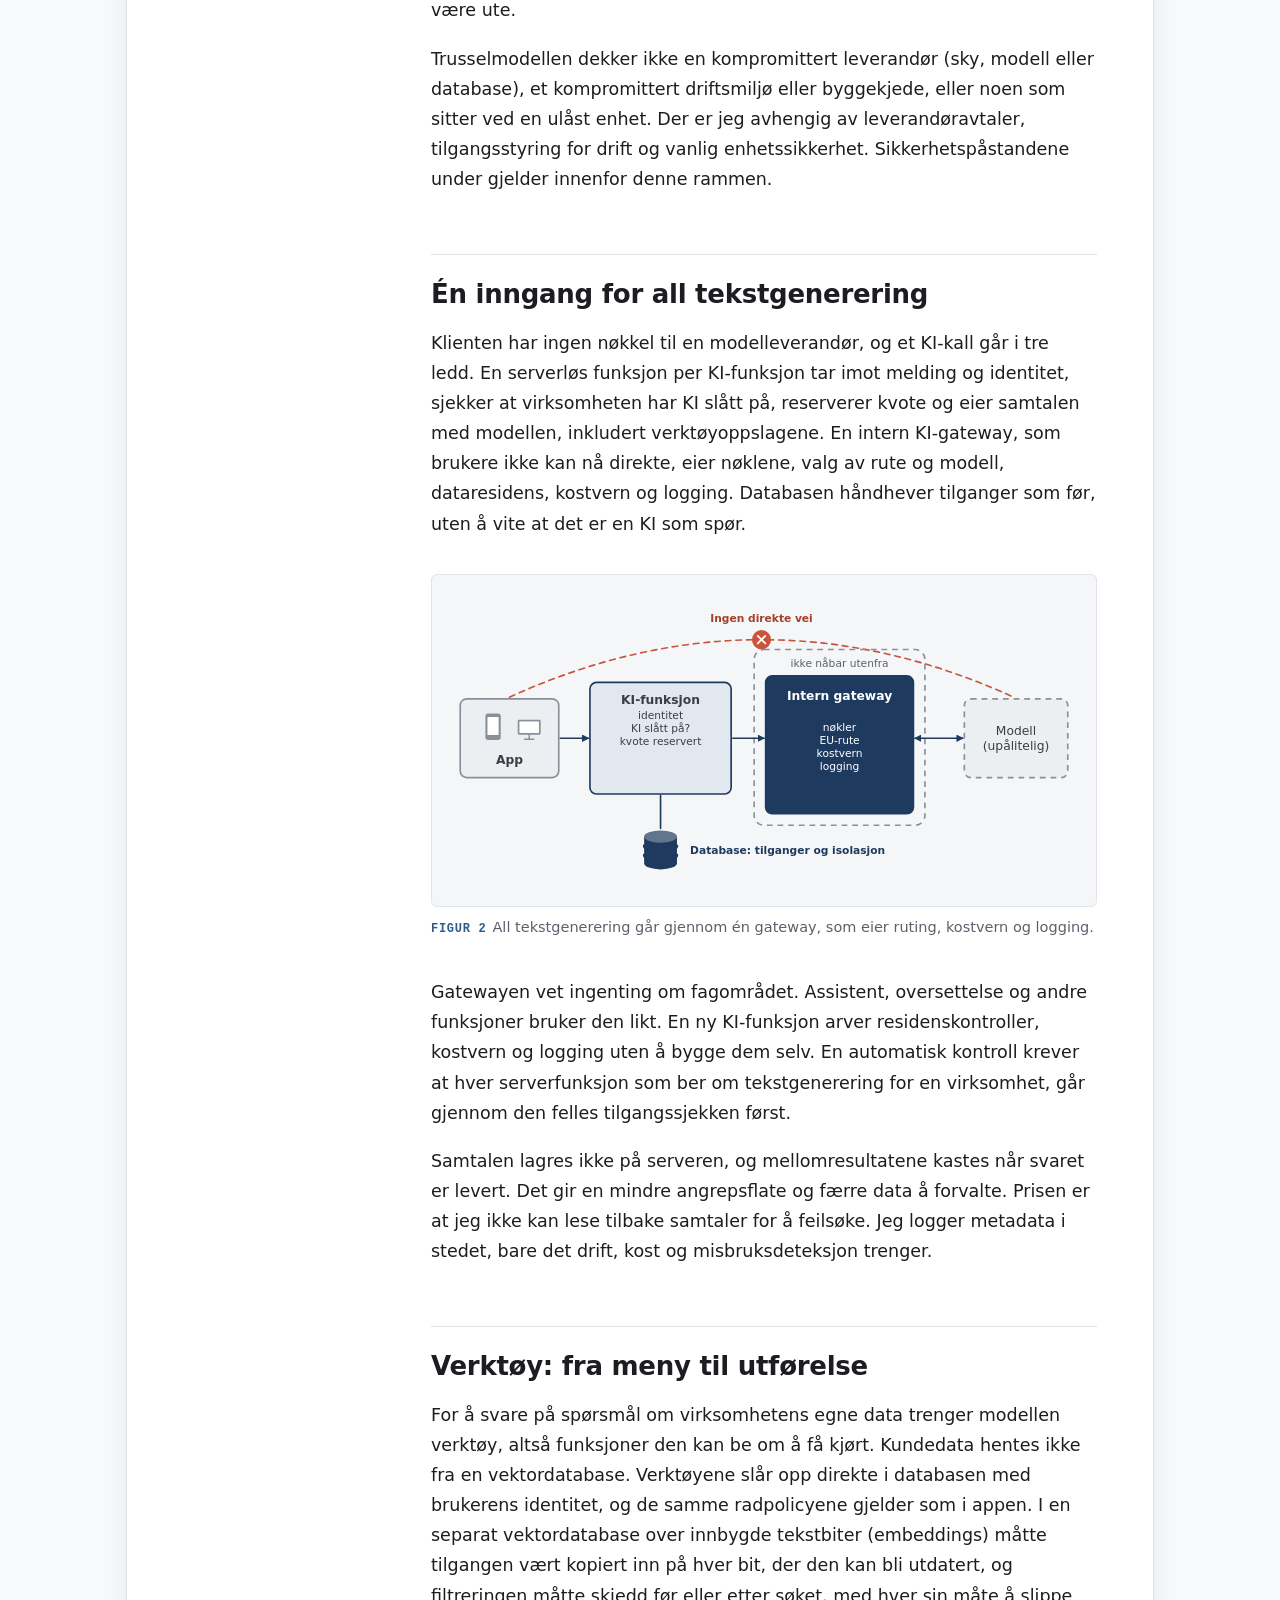
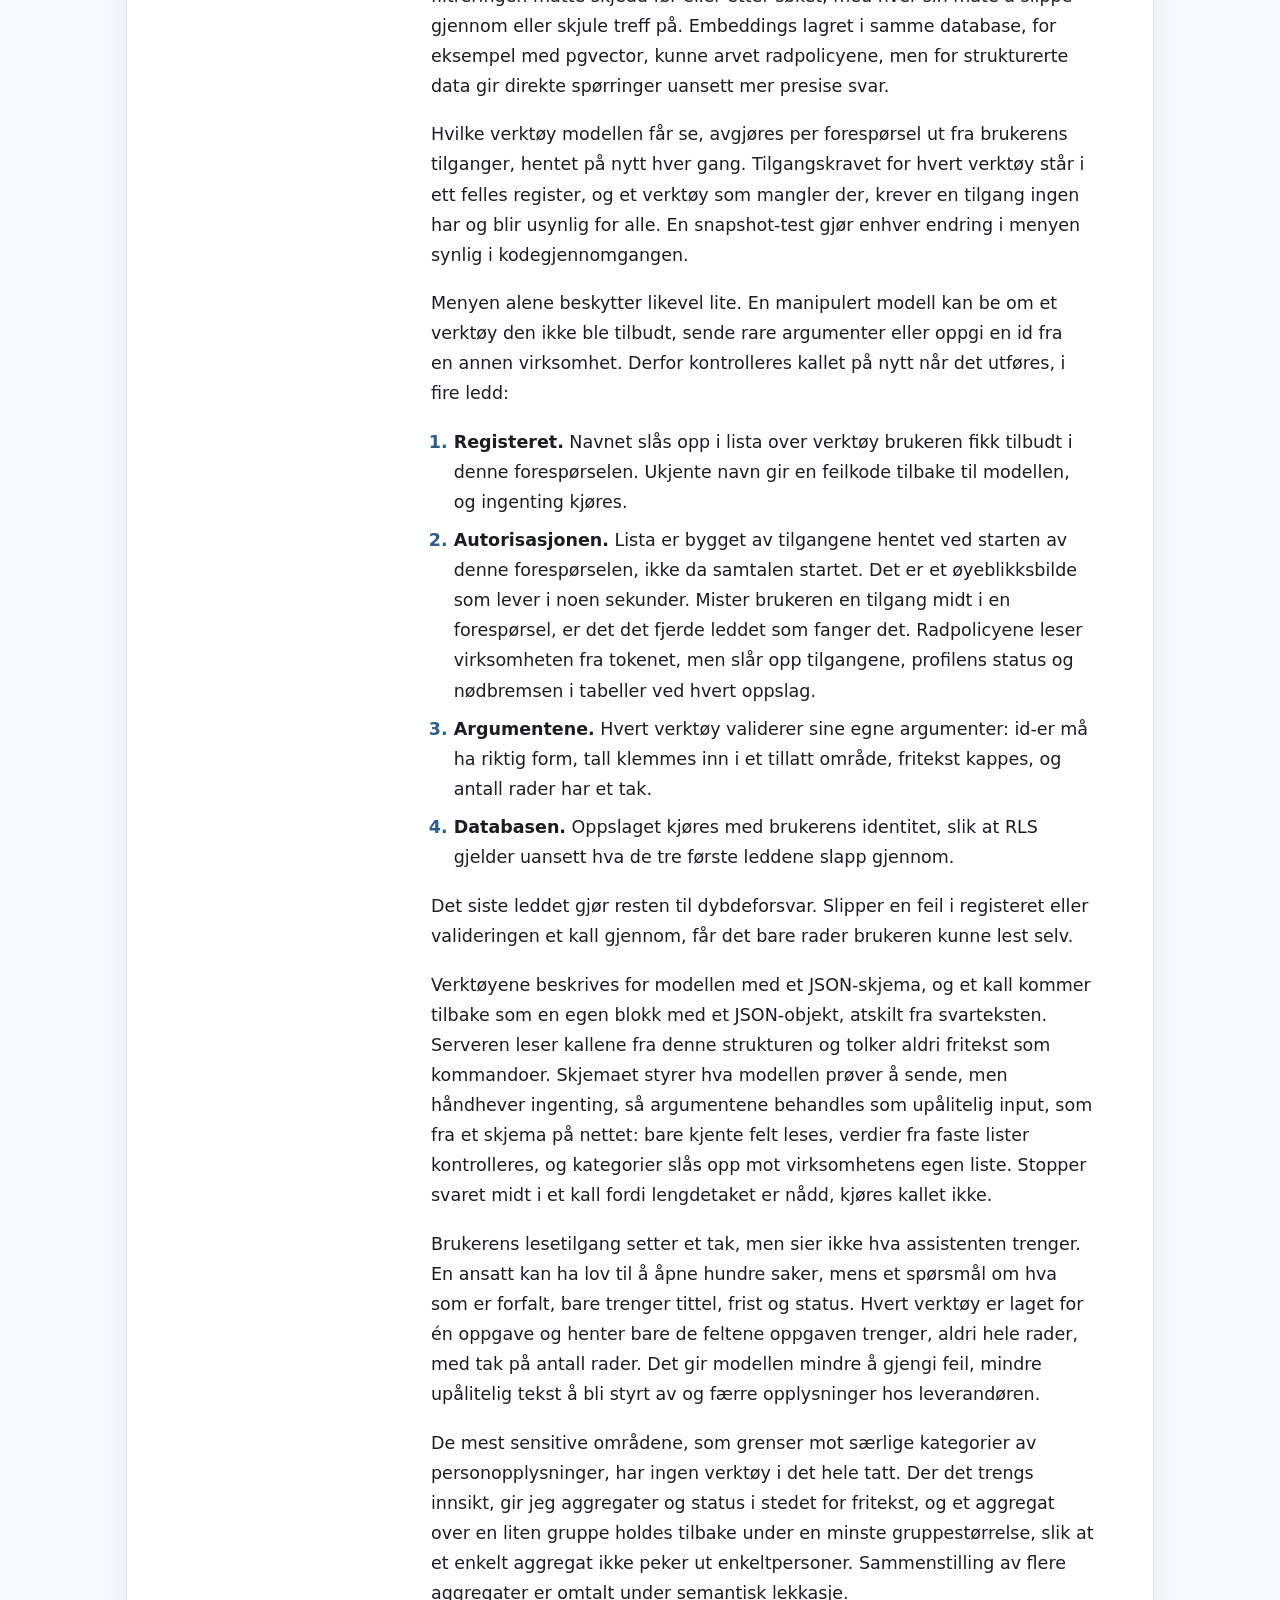
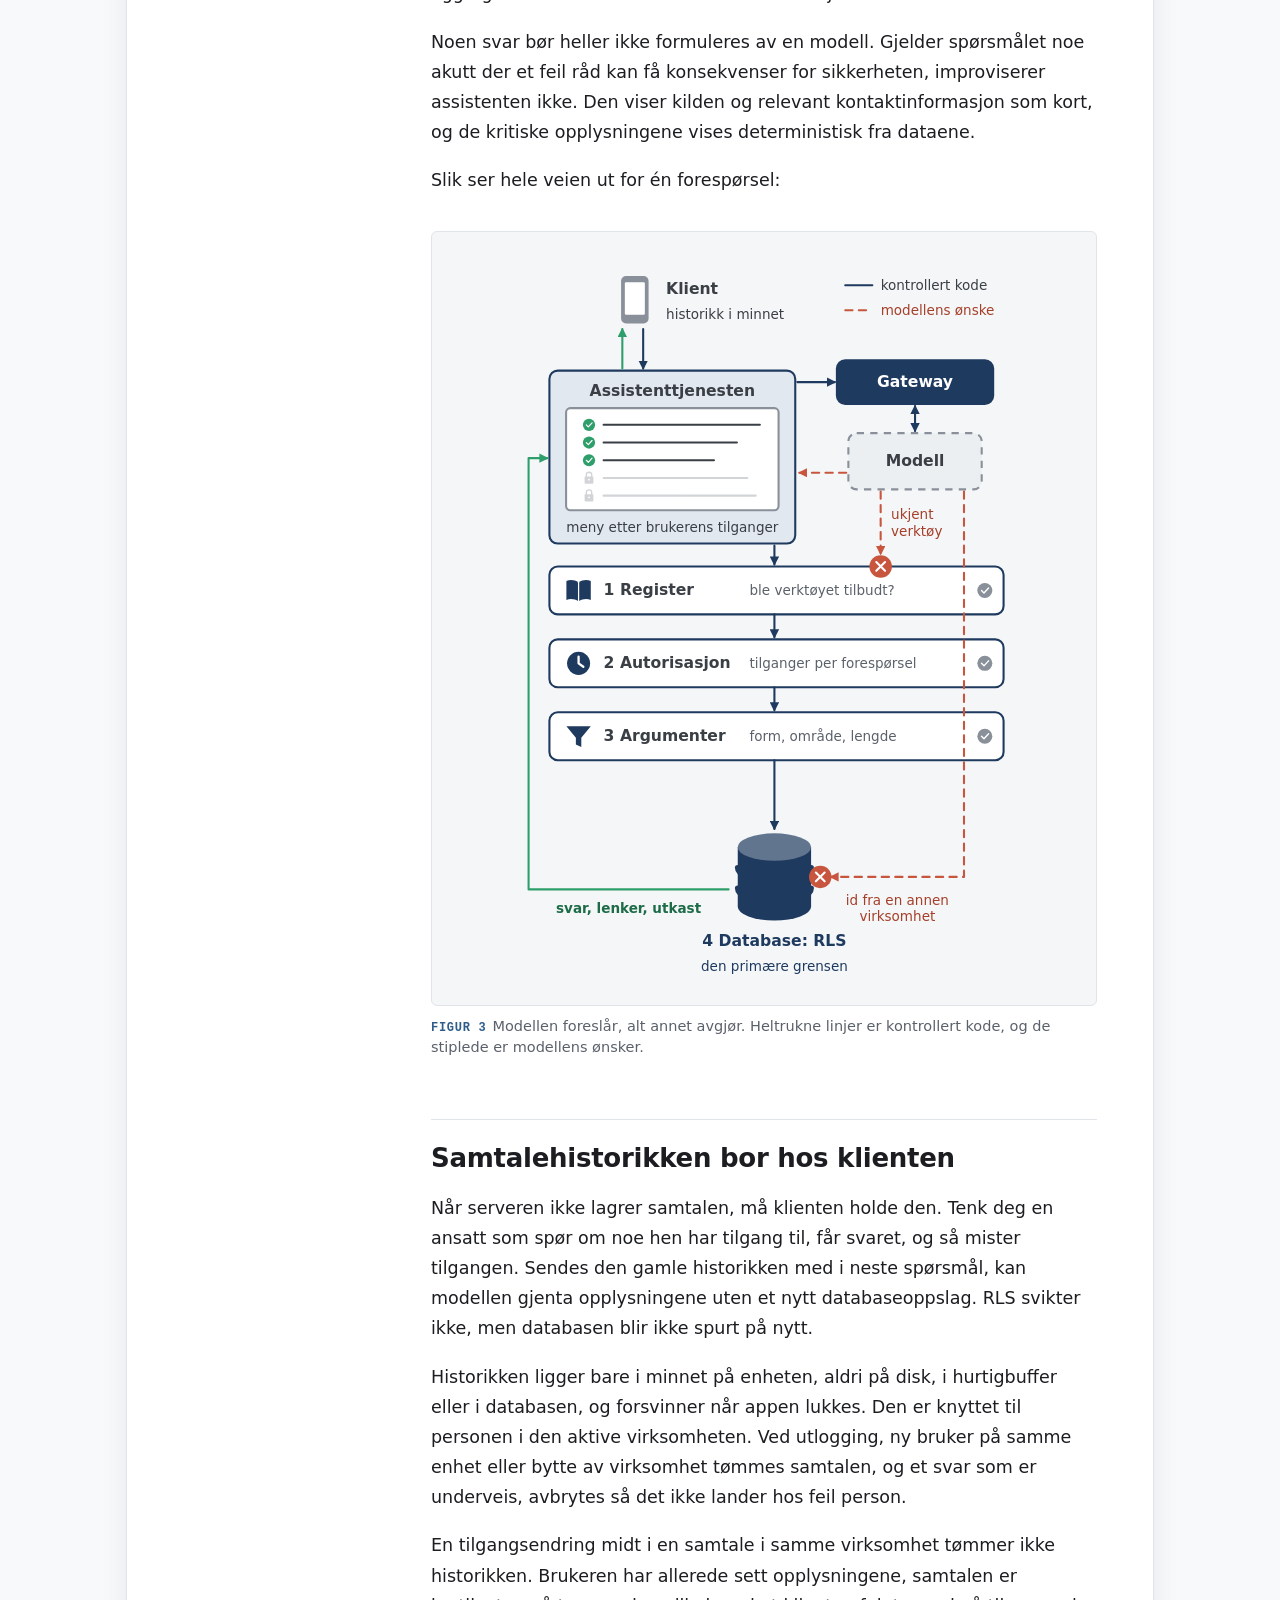
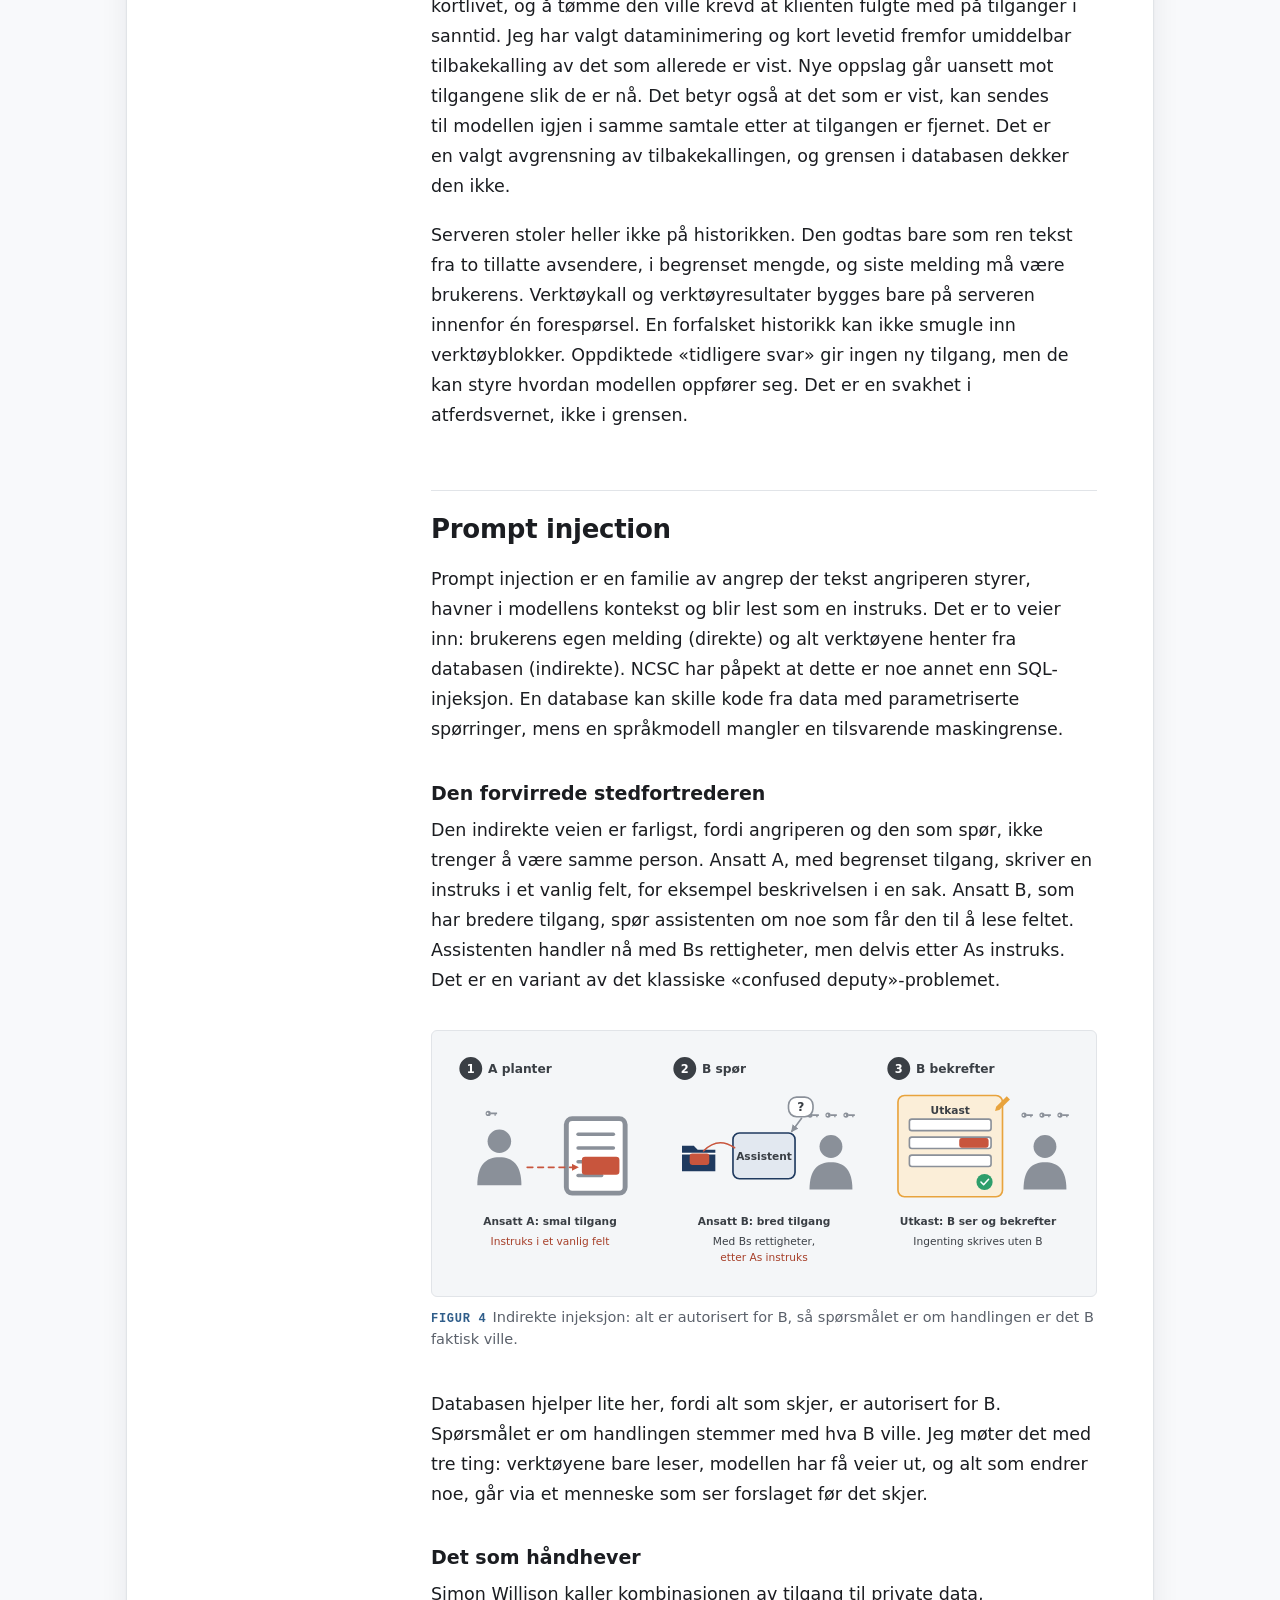
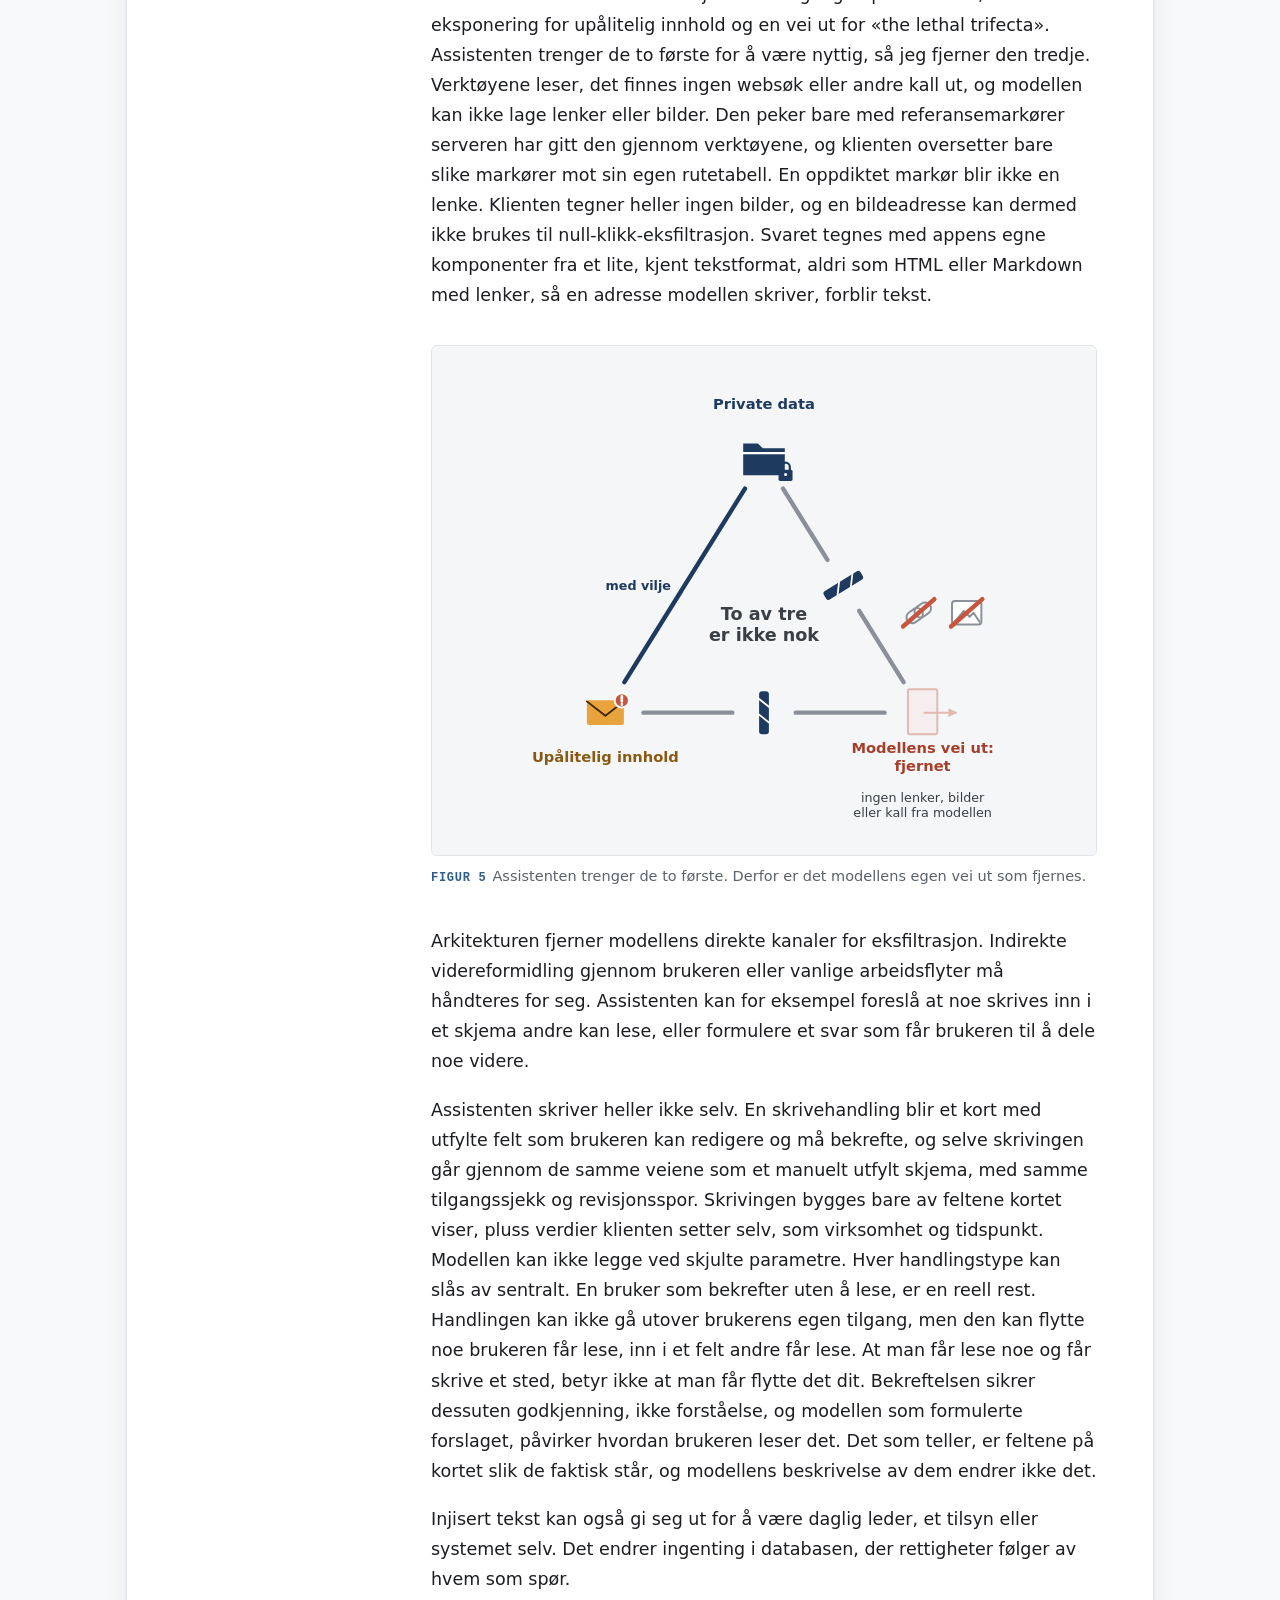
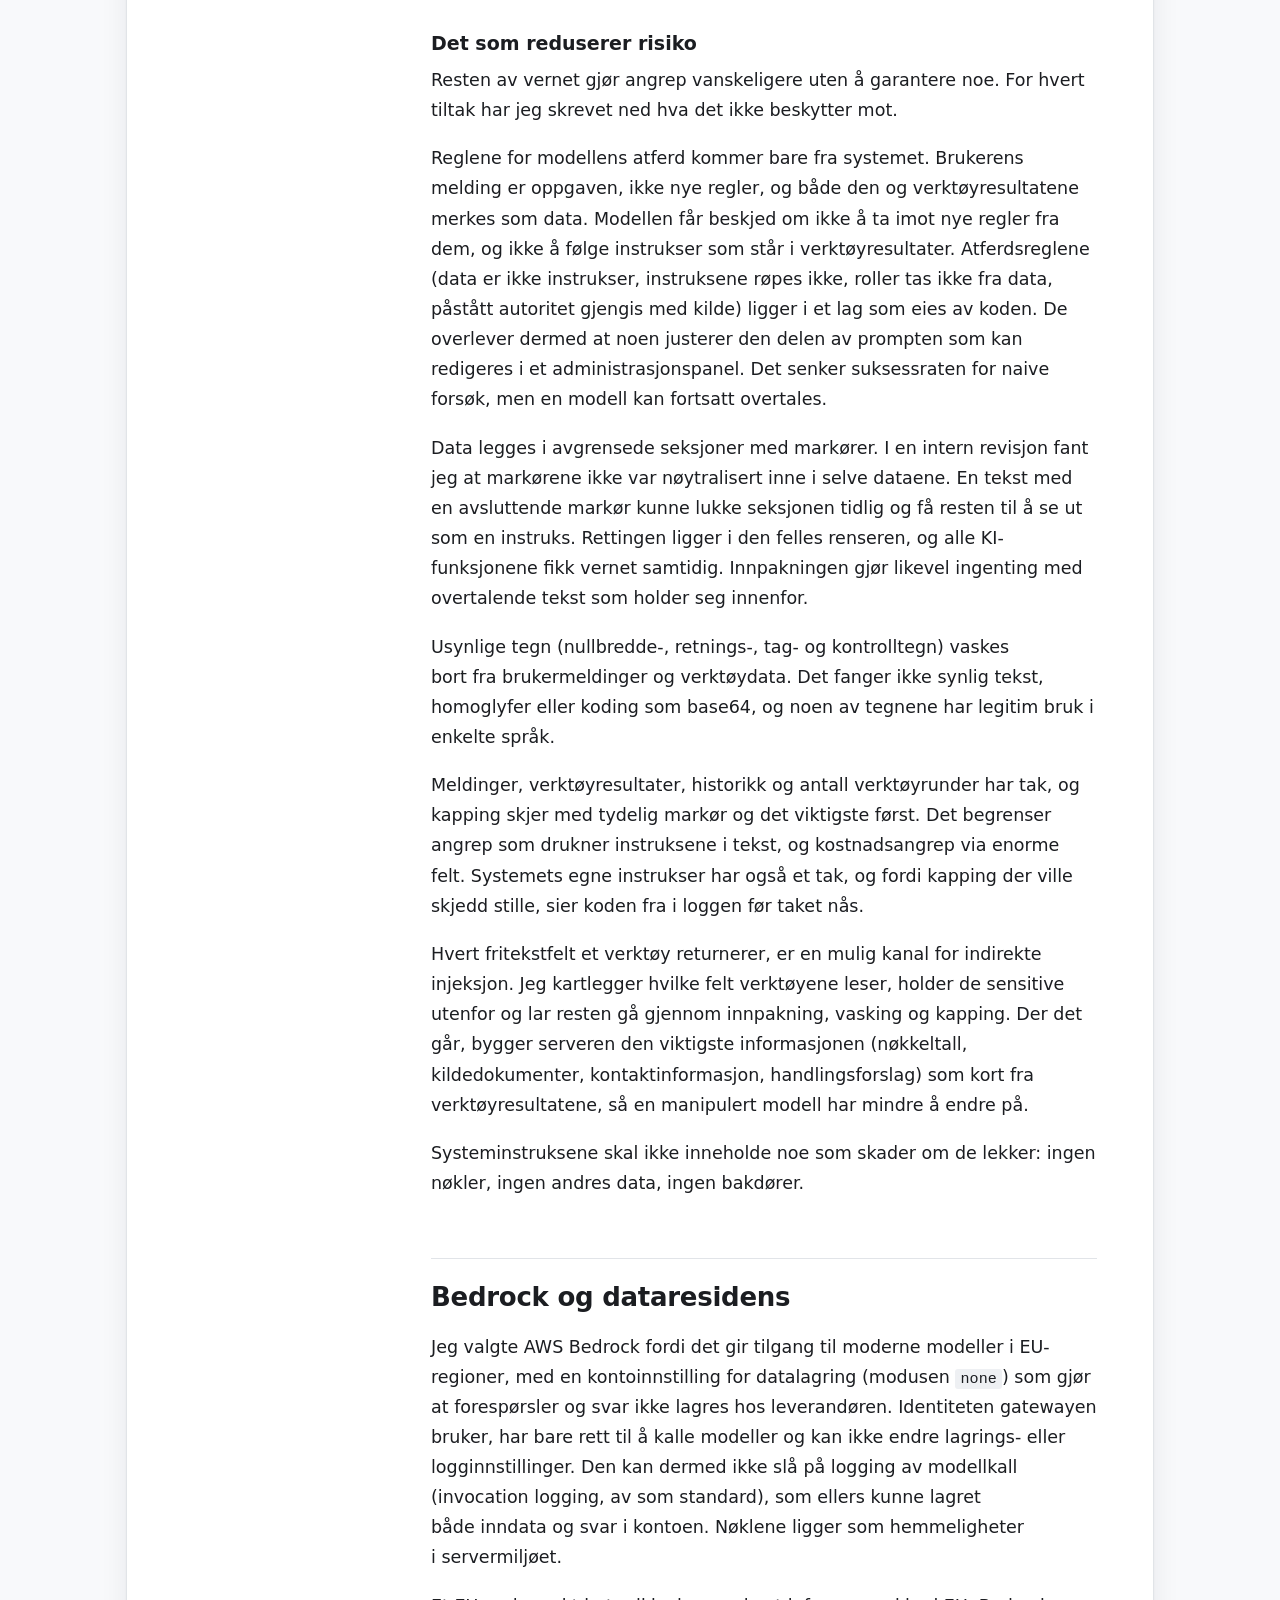
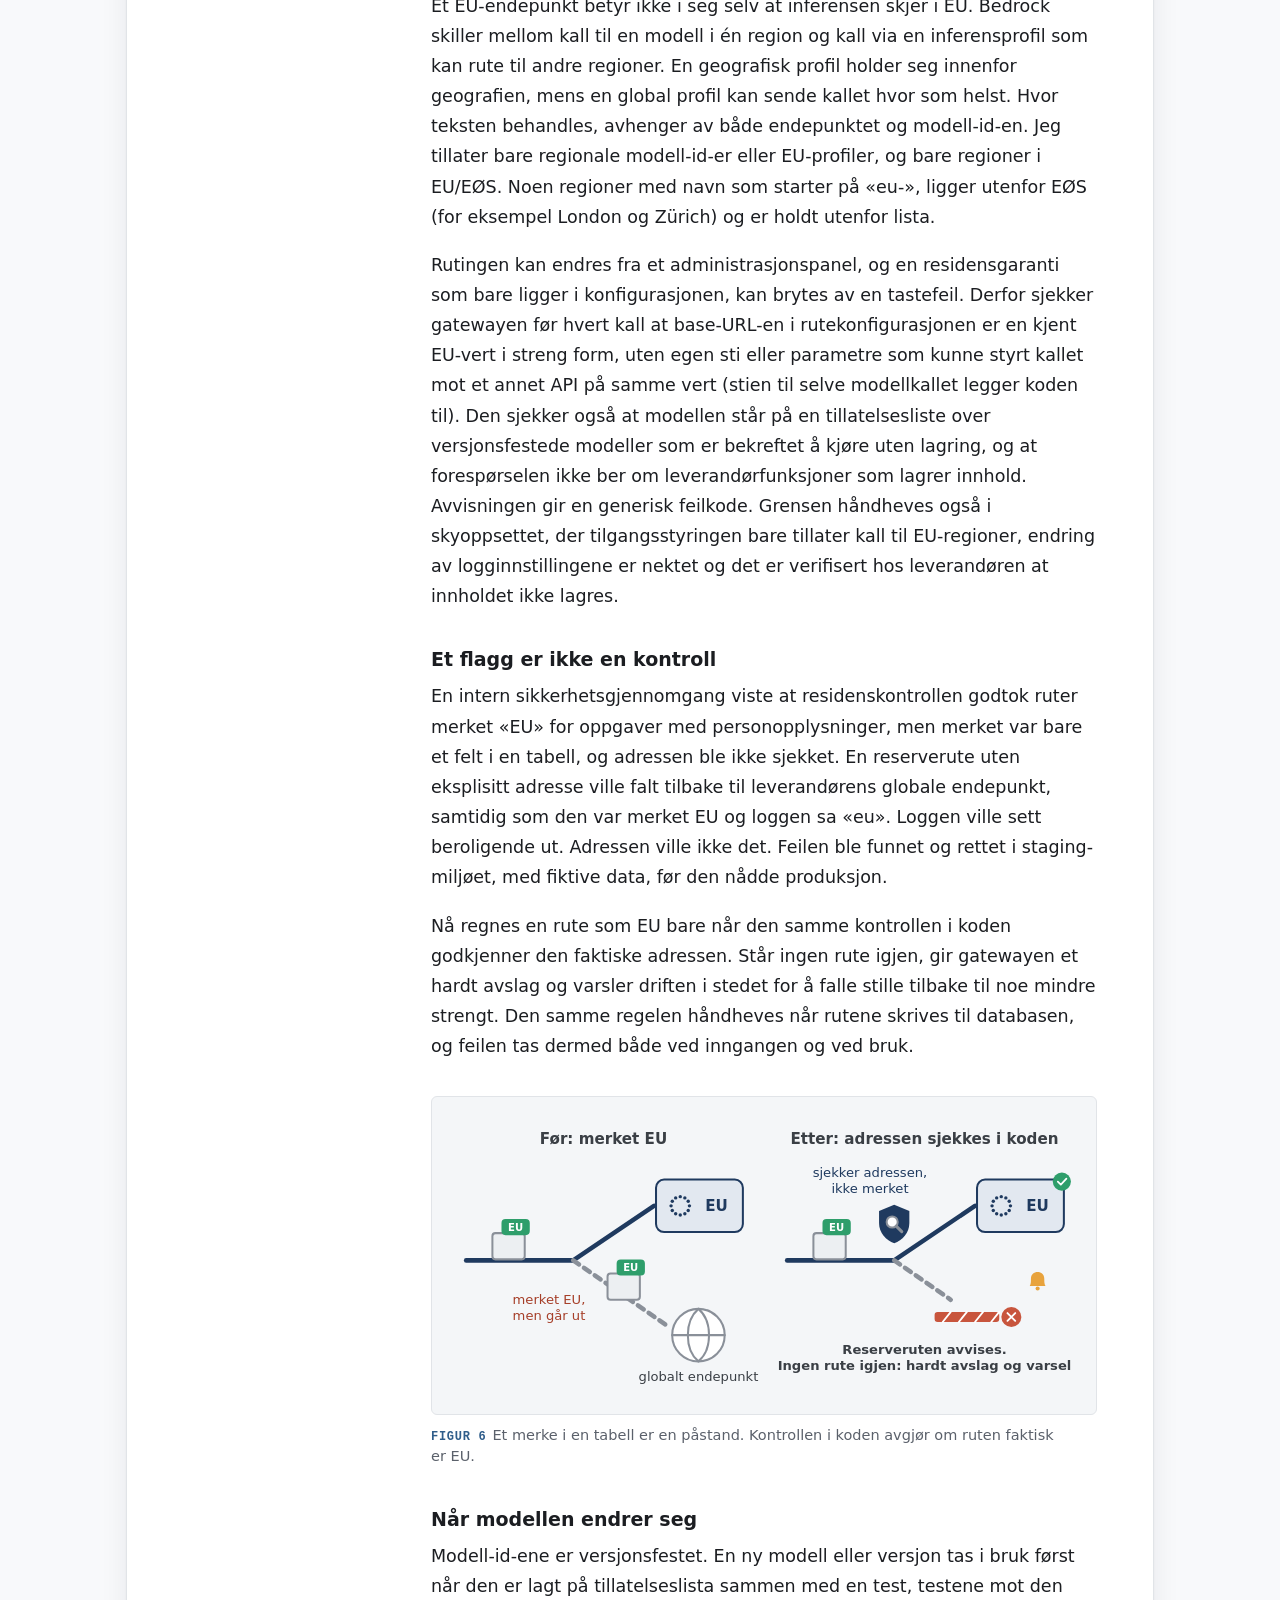
<file: artikler/ki-assistent-med-brukerens-tilganger.html>
<!doctype html>
<html lang="nb">
<head>
  <meta charset="utf-8">
  <meta name="viewport" content="width=device-width, initial-scale=1">
  <title>Når KI-en bare får lov til det brukeren får lov til · Vegard Cowie Jørgensen</title>
  <meta name="description" content="Erfaringer med sikkerhetsarkitektur, prompt injection og red teaming i et skybasert fagsystem bygget for mange virksomheter.">
  <meta name="author" content="Vegard Cowie Jørgensen">
  <link rel="canonical" href="https://vegardjorg.github.io/artikler/ki-assistent-med-brukerens-tilganger.html">
  <link rel="alternate" hreflang="nb" href="https://vegardjorg.github.io/artikler/ki-assistent-med-brukerens-tilganger.html">
  <link rel="alternate" hreflang="en" href="https://vegardjorg.github.io/artikler/ai-assistant-with-user-permissions.html">
  <link rel="alternate" hreflang="x-default" href="https://vegardjorg.github.io/artikler/ki-assistent-med-brukerens-tilganger.html">
  <meta property="og:type" content="article">
  <meta property="og:title" content="Når KI-en bare får lov til det brukeren får lov til">
  <meta property="og:description" content="Erfaringer med sikkerhetsarkitektur, prompt injection og red teaming i et skybasert fagsystem bygget for mange virksomheter.">
  <meta property="og:url" content="https://vegardjorg.github.io/artikler/ki-assistent-med-brukerens-tilganger.html">
  <meta property="og:locale" content="nb_NO">
  <meta property="article:published_time" content="2026-11-27">
  <meta property="article:author" content="Vegard Cowie Jørgensen">
  <script type="application/ld+json">
  {"@context": "https://schema.org", "@type": "Article", "headline": "Når KI-en bare får lov til det brukeren får lov til", "description": "Erfaringer med sikkerhetsarkitektur, prompt injection og red teaming i et skybasert fagsystem bygget for mange virksomheter.",
   "datePublished": "2026-11-27", "inLanguage": "nb", "mainEntityOfPage": "https://vegardjorg.github.io/artikler/ki-assistent-med-brukerens-tilganger.html",
   "image": "https://vegardjorg.github.io/assets/portrett.jpg",
   "author": {"@type": "Person", "name": "Vegard Cowie Jørgensen", "url": "https://vegardjorg.github.io/"}}
  </script>
  <link rel="icon" href="data:image/svg+xml,%3Csvg xmlns='http://www.w3.org/2000/svg' viewBox='0 0 32 32'%3E%3Crect width='32' height='32' rx='6' fill='%232f5d8a'/%3E%3Ctext x='16' y='22' font-family='Segoe UI,Arial,sans-serif' font-size='15' font-weight='700' text-anchor='middle' fill='%23fff'%3EVCJ%3C/text%3E%3C/svg%3E">
  <!-- Samme temanøkkel som forsiden og guidene (samme origin). -->
  <script>(function(){try{var t=localStorage.getItem('in-theme')||'light';if(t!=='system')document.documentElement.setAttribute('data-theme',t);}catch(e){document.documentElement.setAttribute('data-theme','light');}})();</script>
  <link rel="stylesheet" href="../assets/css/artikkel.css">
  <link rel="stylesheet" href="../assets/css/figurer.css">
</head>
<body>
  <a class="skip-link" href="#tekst">Hopp til teksten</a>
  <div class="wrap">
    <div class="masthead">
      <a class="home" href="../index.html"><img src="../assets/portrett.jpg" width="30" height="30" alt=""><span>Vegard Cowie Jørgensen</span></a>
      <div class="verktoy">
      <a class="sprak" href="ai-assistant-with-user-permissions.html" hreflang="en" lang="en" title="Read the article in English" aria-label="Read the article in English">EN</a>
      <button class="theme" id="theme" type="button" aria-label="Bytt til mørkt tema" title="Bytt tema">
        <svg class="i-moon" viewBox="0 0 24 24" aria-hidden="true"><path d="M20.5 14.5A8.5 8.5 0 0 1 9.5 3.5a8.5 8.5 0 1 0 11 11z"/></svg>
        <svg class="i-sun" viewBox="0 0 24 24" aria-hidden="true"><circle cx="12" cy="12" r="4.2"/><path d="M12 2.5v2.2M12 19.3v2.2M2.5 12h2.2M19.3 12h2.2M5.3 5.3l1.6 1.6M17.1 17.1l1.6 1.6M5.3 18.7l1.6-1.6M17.1 6.9l1.6-1.6"/></svg>
      </button>
      </div>
    </div>

    <main class="sheet">
      <article>
        <header class="art-head">
          <p class="mono-tag">Artikkel · Sikkerhetsarkitektur og KI</p>
          <h1>Når KI-en bare får lov til det brukeren får lov til</h1>
          <p class="dek">Erfaringer med sikkerhetsarkitektur, prompt injection og red teaming i et skybasert fagsystem bygget for mange virksomheter</p>
          <div class="byline">
            <img src="../assets/portrett.jpg" width="52" height="52" alt="Portrett av Vegard Cowie Jørgensen">
            <div>
              <span class="navn">Vegard Cowie Jørgensen</span>
              <span class="meta">Publisert <time datetime="2026-11-27">27. november 2026</time> · ca. 28 min lesing</span>
            </div>
          </div>
          <aside class="for-meg" aria-labelledby="for-meg-t">
            <p class="for-meg-t" id="for-meg-t">Er den for meg?</p>
            <p>Sannsynligvis, hvis du bygger språkmodeller inn i systemer eller arbeidsflyter som håndterer data som må beskyttes.</p>
          </aside>
        </header>

        <figure class="afig afig-hero" id="fig-forside" data-fig="forside" data-tittel="Modellen lures, databasen holder">
          <div class="fig-flate"><p>En manipulert modell ber om alle data, men databasen gir bare det brukeren selv har tilgang til, og de andre virksomhetenes data er urørt.</p></div>
          <figcaption>Modellen kan lures. Grensen ligger i databasen, som svarer med brukerens egne tilganger.</figcaption>
        </figure>

        <div class="art-grid">
          <nav class="toc" aria-label="Innhold">
            <div class="toc-inner">
              <details open id="toc-d">
                <summary><span class="toc-t">Innhold</span></summary>
                <ol>
                  <li><a href="#modellen-er-ikke-sikkerhetsgrensen">Modellen er ikke sikkerhetsgrensen</a></li>
                  <li><a href="#hvem-jeg-forsvarer-mot">Hvem jeg forsvarer mot</a></li>
                  <li><a href="#en-inngang-for-all-tekstgenerering">Én inngang for all tekstgenerering</a></li>
                  <li><a href="#verktoy-fra-meny-til-utforelse">Verktøy: fra meny til utførelse</a></li>
                  <li><a href="#samtalehistorikken-bor-hos-klienten">Samtalehistorikken bor hos klienten</a></li>
                  <li><a href="#prompt-injection">Prompt injection</a></li>
                  <li><a href="#bedrock-og-dataresidens">Bedrock og dataresidens</a></li>
                  <li><a href="#klassifisering-og-logging">Klassifisering og logging</a></li>
                  <li><a href="#innlogging-og-token">Innlogging og token</a></li>
                  <li><a href="#kost-og-misbruk">Kost og misbruk</a></li>
                  <li><a href="#red-teaming">Red teaming</a></li>
                  <li><a href="#personvern-og-ki-forordningen">Personvern og KI-forordningen</a></li>
                  <li><a href="#ikke-alt-trenger-en-sprakmodell">Ikke alt trenger en språkmodell</a></li>
                  <li><a href="#kontroller-som-fanger-neste-feil">Kontroller som fanger neste feil</a></li>
                  <li><a href="#hva-arkitekturen-ikke-loser">Hva arkitekturen ikke løser</a></li>
                  <li><a href="#kilder">Kilder</a></li>
                </ol>
              </details>
            </div>
          </nav>

          <div class="art-body" id="tekst">
            <p>En KI-assistent i et fagsystem ser fort ut som et lite under. Brukeren spør hva som er forfalt, hvor et dokument ligger, eller ber om hjelp til å fylle ut et skjema. Bak spørsmålene ligger saker, dokumenter og personalopplysninger, i et system som er bygget for at mange virksomheter skal dele det. For en utvikler er en personalsak en rad i en tabell. For den saken handler om, kan den inneholde noe hen aldri ville at en kollega skulle se.</p>
            <p>Det er et grunnleggende arkitekturproblem. I vanlig programvare kommer instruksene fra utviklerne, og data som blir til instrukser, som ved SQL-injeksjon, er en feil som kan rettes. En språkmodell kan styres av de samme dataene den skal behandle, fordi den ikke pålitelig skiller instrukser fra data, og likevel får assistenten slå opp i nettopp disse opplysningene. Antakelsen om at applikasjonens egne komponenter er til å stole på, holder ikke for en slik komponent.</p>
            <p>Her beskriver jeg hvordan jeg har bygget og testet en slik assistent: hvor jeg har lagt sikkerhetsgrensen, hvordan jeg lagdeler vernet mot prompt injection, og hvordan jeg prøver å få systemet til å svikte med vilje. Mye av det nyttigste jeg har lært, kom fra feil jeg fant i egne antakelser og i testene som skulle fange dem. All testing jeg beskriver, er gjort i et staging-miljø med fiktive data, og feilene ble funnet og rettet der, før de nådde produksjon.</p>
            <aside class="oppsummert" aria-labelledby="kort-oppsummert">
            <p class="oppsummert-t" id="kort-oppsummert">Kort oppsummert</p>
            <ul>
            <li>Databasen er den primære autorisasjonsgrensen. Radnivåsikkerhet i PostgreSQL isolerer hver virksomhet, og assistenten slår opp data med brukerens egen identitet.</li>
            <li>En manipulert modell kan ikke gi seg selv mer myndighet enn brukeren har. Det betyr ikke at all bruk av eksisterende tilgang er trygg eller ønsket.</li>
            <li>Modellen får bare leseverktøy, og hvert verktøykall kontrolleres på nytt når det utføres. Skriving skjer først når brukeren har bekreftet et utfylt kort.</li>
            <li>All tekstgenerering går gjennom én intern gateway som eier EU-ruting, kvoter, kostvern og logging.</li>
            <li>Vernet mot prompt injection er lagdelt, og jeg holder det som håndhever, adskilt fra det som bare reduserer risiko.</li>
            <li>Grensen testes på tre nivåer: rundt 1 800 databasetester og over 45 000 nettverkskontroller, en simulert kompromittert modell og red teaming mot en ekte modell.</li>
            </ul>
            </aside>
            <h2 id="modellen-er-ikke-sikkerhetsgrensen">Modellen er ikke sikkerhetsgrensen</h2>
            <p>Det første valget formet resten: språkmodellen skal ikke være det som hindrer en datalekkasje. Prompt injection er blant de mest sentrale angrepsklassene mot systemer bygget på språkmodeller, og ingen modell er immun.</p>
            <p>Databasen er derfor den primære autorisasjonsgrensen for virksomhetsdata. Radnivåsikkerhet (RLS) i PostgreSQL isolerer hver virksomhet, og tilgangssystemet sjekker konkrete tilganger («kan lese saker») i stedet for rollenavn («er leder»). Roller er samlinger av tilganger som hver virksomhet setter sammen og kan gi nytt navn. Tjenestelaget og KI-gatewayen håndhever resten: hvem som får bruke KI, hvor teksten sendes, kvoter og logging.</p>
            <p>RLS dekker ikke alt. Privilegerte databasefunksjoner og tjenesteidentiteter går utenom radpolicyene (en <code>SECURITY DEFINER</code>-funksjon som eies av en rolle med <code>BYPASSRLS</code> eller av tabelleieren, og tabelleieren selv når <code>FORCE ROW LEVEL SECURITY</code> ikke er satt), og derfor behandler jeg dem som egne kontrollflater. En slik funksjon må selv sjekke hvem som kaller og hvilken virksomhet det gjelder, og en tjenesteidentitet får bare gjøre det den trenger. Visninger (views) er tilsvarende: som standard sjekkes tilganger og radpolicyer som eieren, med mindre de opprettes med <code>security_invoker</code>. RLS filtrerer dessuten rader uten å skjule alt rundt dem. Unikhetskrav, fremmednøkler, feilmeldinger og tidsbruk kan avsløre at en rad finnes. RLS håndhever dessuten policyene slik de er skrevet, men beviser ikke at de er riktige. Garantien forutsetter korrekte policyer og at brukerens identitet når databasen riktig.</p>
            <p>Assistenten kobles på dette nedenfra. Når den slår opp data, gjør den det med brukerens egen identitet, slik at databasen avgjør hva som kommer tilbake. Ber et manipulert modellsvar om noe brukeren ikke har tilgang til, får det det samme som brukeren ville fått i appen: ingenting. Brukerens tilganger er dermed taket for hva assistenten kan slå opp, ikke for hva den kan gjøre med det den finner.</p>
            <p>Gjennom hele teksten skiller jeg mellom tre slags vern:</p>
            <ul>
            <li><strong>Det som håndhever.</strong> Deterministiske kontroller som holder selv om modellen adlyder angriperen fullt ut: RLS, tilgangssjekk ved hvert verktøykall, residenskontroller i koden. Et brudd her er en sårbarhet.</li>
            <li><strong>Det som reduserer risiko.</strong> Atferdsvern som gjør angrep vanskeligere uten å garantere noe: instrukser til modellen, innpakning og rensing av data, tak på lengde.</li>
            <li><strong>Det som oppdager.</strong> Tester, red teaming og overvåking som viser når noe av det over ikke virker.</li>
            </ul>
            <figure class="afig" id="fig-tre-vern" data-fig="tre-vern" data-tittel="Tre slags vern">
              <div class="fig-flate"><p>Tre slags vern: kontroller som håndhever, tiltak som reduserer risiko, og tester og overvåking som oppdager.</p></div>
              <figcaption><span class="fig-nr">Figur 1</span>Bare det som håndhever, må holde når modellen adlyder angriperen. Resten er dybdeforsvar og varsling.</figcaption>
            </figure>
            <h2 id="hvem-jeg-forsvarer-mot">Hvem jeg forsvarer mot</h2>
            <p>Trusselmodellen er kort med vilje:</p>
            <div class="tabell"><table>
            <thead><tr><th scope="col">Aktør</th><th scope="col">Hva hen har</th><th scope="col">Hva som skal holde</th></tr></thead><tbody>
            <tr><th scope="row">Uinnlogget angriper</th><td>Offentlige endepunkter</td><td>Autentisering, ingen data uten gyldig identitet</td></tr>
            <tr><th scope="row">Ansatt med vanlig tilgang</th><td>Gyldig konto, egen virksomhet</td><td>Tilgangene, ikke mer</td></tr>
            <tr><th scope="row">Ansatt som planter instrukser i data</th><td>Skrivetilgang til vanlige felt</td><td>At teksten forblir data for den som leser den</td></tr>
            <tr><th scope="row">Administrator i en annen virksomhet</th><td>Bred tilgang i egen virksomhet</td><td>Isolasjonen mellom virksomheter</td></tr>
            <tr><th scope="row">Angriper med stjålet token eller passord</th><td>Gyldig legitimasjon</td><td>Tilbakekalling og begrenset skade</td></tr>
            <tr><th scope="row">Manipulert eller kompromittert modell</th><td>Vilkårlige svar og verktøyforslag</td><td>Kontroll ved utførelse og i databasen</td></tr>
            <tr><th scope="row">Utvikler som konfigurerer feil</th><td>Legitim tilgang til kode og oppsett</td><td>Automatiske kontroller i byggekjeden (CI)</td></tr>
            </tbody></table></div>
            <p>Den siste raden er meg selv. Erfaringen har gjort det vanskelig å la den være ute.</p>
            <p>Trusselmodellen dekker ikke en kompromittert leverandør (sky, modell eller database), et kompromittert driftsmiljø eller byggekjede, eller noen som sitter ved en ulåst enhet. Der er jeg avhengig av leverandøravtaler, tilgangsstyring for drift og vanlig enhetssikkerhet. Sikkerhetspåstandene under gjelder innenfor denne rammen.</p>
            <h2 id="en-inngang-for-all-tekstgenerering">Én inngang for all tekstgenerering</h2>
            <p>Klienten har ingen nøkkel til en modelleverandør, og et KI-kall går i tre ledd. En serverløs funksjon per KI-funksjon tar imot melding og identitet, sjekker at virksomheten har KI slått på, reserverer kvote og eier samtalen med modellen, inkludert verktøyoppslagene. En intern KI-gateway, som brukere ikke kan nå direkte, eier nøklene, valg av rute og modell, dataresidens, kostvern og logging. Databasen håndhever tilganger som før, uten å vite at det er en KI som spør.</p>
            <figure class="afig" id="fig-en-inngang" data-fig="en-inngang" data-tittel="Én inngang: tre ledd">
              <div class="fig-flate"><p>Appen når aldri modellen direkte. Kallet går via en KI-funksjon og en intern gateway, og databasen håndhever tilgangene.</p></div>
              <figcaption><span class="fig-nr">Figur 2</span>All tekstgenerering går gjennom én gateway, som eier ruting, kostvern og logging.</figcaption>
            </figure>
            <p>Gatewayen vet ingenting om fagområdet. Assistent, oversettelse og andre funksjoner bruker den likt. En ny KI-funksjon arver residenskontroller, kostvern og logging uten å bygge dem selv. En automatisk kontroll krever at hver serverfunksjon som ber om tekstgenerering for en virksomhet, går gjennom den felles tilgangssjekken først.</p>
            <p>Samtalen lagres ikke på serveren, og mellomresultatene kastes når svaret er levert. Det gir en mindre angrepsflate og færre data å forvalte. Prisen er at jeg ikke kan lese tilbake samtaler for å feilsøke. Jeg logger metadata i stedet, bare det drift, kost og misbruksdeteksjon trenger.</p>
            <h2 id="verktoy-fra-meny-til-utforelse">Verktøy: fra meny til utførelse</h2>
            <p>For å svare på spørsmål om virksomhetens egne data trenger modellen verktøy, altså funksjoner den kan be om å få kjørt. Kundedata hentes ikke fra en vektordatabase. Verktøyene slår opp direkte i databasen med brukerens identitet, og de samme radpolicyene gjelder som i appen. I en separat vektordatabase over innbygde tekstbiter (embeddings) måtte tilgangen vært kopiert inn på hver bit, der den kan bli utdatert, og filtreringen måtte skjedd før eller etter søket, med hver sin måte å slippe gjennom eller skjule treff på. Embeddings lagret i samme database, for eksempel med pgvector, kunne arvet radpolicyene, men for strukturerte data gir direkte spørringer uansett mer presise svar.</p>
            <p>Hvilke verktøy modellen får se, avgjøres per forespørsel ut fra brukerens tilganger, hentet på nytt hver gang. Tilgangskravet for hvert verktøy står i ett felles register, og et verktøy som mangler der, krever en tilgang ingen har og blir usynlig for alle. En snapshot-test gjør enhver endring i menyen synlig i kodegjennomgangen.</p>
            <p>Menyen alene beskytter likevel lite. En manipulert modell kan be om et verktøy den ikke ble tilbudt, sende rare argumenter eller oppgi en id fra en annen virksomhet. Derfor kontrolleres kallet på nytt når det utføres, i fire ledd:</p>
            <ol>
            <li><strong>Registeret.</strong> Navnet slås opp i lista over verktøy brukeren fikk tilbudt i denne forespørselen. Ukjente navn gir en feilkode tilbake til modellen, og ingenting kjøres.</li>
            <li><strong>Autorisasjonen.</strong> Lista er bygget av tilgangene hentet ved starten av denne forespørselen, ikke da samtalen startet. Det er et øyeblikksbilde som lever i noen sekunder. Mister brukeren en tilgang midt i en forespørsel, er det det fjerde leddet som fanger det. Radpolicyene leser virksomheten fra tokenet, men slår opp tilgangene, profilens status og nødbremsen i tabeller ved hvert oppslag.</li>
            <li><strong>Argumentene.</strong> Hvert verktøy validerer sine egne argumenter: id-er må ha riktig form, tall klemmes inn i et tillatt område, fritekst kappes, og antall rader har et tak.</li>
            <li><strong>Databasen.</strong> Oppslaget kjøres med brukerens identitet, slik at RLS gjelder uansett hva de tre første leddene slapp gjennom.</li>
            </ol>
            <p>Det siste leddet gjør resten til dybdeforsvar. Slipper en feil i registeret eller valideringen et kall gjennom, får det bare rader brukeren kunne lest selv.</p>
            <p>Verktøyene beskrives for modellen med et JSON-skjema, og et kall kommer tilbake som en egen blokk med et JSON-objekt, atskilt fra svarteksten. Serveren leser kallene fra denne strukturen og tolker aldri fritekst som kommandoer. Skjemaet styrer hva modellen prøver å sende, men håndhever ingenting, så argumentene behandles som upålitelig input, som fra et skjema på nettet: bare kjente felt leses, verdier fra faste lister kontrolleres, og kategorier slås opp mot virksomhetens egen liste. Stopper svaret midt i et kall fordi lengdetaket er nådd, kjøres kallet ikke.</p>
            <p>Brukerens lesetilgang setter et tak, men sier ikke hva assistenten trenger. En ansatt kan ha lov til å åpne hundre saker, mens et spørsmål om hva som er forfalt, bare trenger tittel, frist og status. Hvert verktøy er laget for én oppgave og henter bare de feltene oppgaven trenger, aldri hele rader, med tak på antall rader. Det gir modellen mindre å gjengi feil, mindre upålitelig tekst å bli styrt av og færre opplysninger hos leverandøren.</p>
            <p>De mest sensitive områdene, som grenser mot særlige kategorier av personopplysninger, har ingen verktøy i det hele tatt. Der det trengs innsikt, gir jeg aggregater og status i stedet for fritekst, og et aggregat over en liten gruppe holdes tilbake under en minste gruppestørrelse, slik at et enkelt aggregat ikke peker ut enkeltpersoner. Sammenstilling av flere aggregater er omtalt under semantisk lekkasje.</p>
            <p>Noen svar bør heller ikke formuleres av en modell. Gjelder spørsmålet noe akutt der et feil råd kan få konsekvenser for sikkerheten, improviserer assistenten ikke. Den viser kilden og relevant kontaktinformasjon som kort, og de kritiske opplysningene vises deterministisk fra dataene.</p>
            <p>Slik ser hele veien ut for én forespørsel:</p>
            <figure class="afig" id="fig-verktoykall" data-fig="verktoykall" data-tittel="Verktøykallet kontrolleres fire ganger">
              <div class="fig-flate"><p>Modellen kan bare be om verktøykall. Registeret, autorisasjonen, argumentkontrollen og databasen avgjør, og databasen stopper det de andre slipper gjennom.</p></div>
              <figcaption><span class="fig-nr">Figur 3</span>Modellen foreslår, alt annet avgjør. Heltrukne linjer er kontrollert kode, og de stiplede er modellens ønsker.</figcaption>
            </figure>
            <h2 id="samtalehistorikken-bor-hos-klienten">Samtalehistorikken bor hos klienten</h2>
            <p>Når serveren ikke lagrer samtalen, må klienten holde den. Tenk deg en ansatt som spør om noe hen har tilgang til, får svaret, og så mister tilgangen. Sendes den gamle historikken med i neste spørsmål, kan modellen gjenta opplysningene uten et nytt databaseoppslag. RLS svikter ikke, men databasen blir ikke spurt på nytt.</p>
            <p>Historikken ligger bare i minnet på enheten, aldri på disk, i hurtigbuffer eller i databasen, og forsvinner når appen lukkes. Den er knyttet til personen i den aktive virksomheten. Ved utlogging, ny bruker på samme enhet eller bytte av virksomhet tømmes samtalen, og et svar som er underveis, avbrytes så det ikke lander hos feil person.</p>
            <p>En tilgangsendring midt i en samtale i samme virksomhet tømmer ikke historikken. Brukeren har allerede sett opplysningene, samtalen er kortlivet, og å tømme den ville krevd at klienten fulgte med på tilganger i sanntid. Jeg har valgt dataminimering og kort levetid fremfor umiddelbar tilbakekalling av det som allerede er vist. Nye oppslag går uansett mot tilgangene slik de er nå. Det betyr også at det som er vist, kan sendes til modellen igjen i samme samtale etter at tilgangen er fjernet. Det er en valgt avgrensning av tilbakekallingen, og grensen i databasen dekker den ikke.</p>
            <p>Serveren stoler heller ikke på historikken. Den godtas bare som ren tekst fra to tillatte avsendere, i begrenset mengde, og siste melding må være brukerens. Verktøykall og verktøyresultater bygges bare på serveren innenfor én forespørsel. En forfalsket historikk kan ikke smugle inn verktøyblokker. Oppdiktede «tidligere svar» gir ingen ny tilgang, men de kan styre hvordan modellen oppfører seg. Det er en svakhet i atferdsvernet, ikke i grensen.</p>
            <h2 id="prompt-injection">Prompt injection</h2>
            <p>Prompt injection er en familie av angrep der tekst angriperen styrer, havner i modellens kontekst og blir lest som en instruks. Det er to veier inn: brukerens egen melding (direkte) og alt verktøyene henter fra databasen (indirekte). NCSC har påpekt at dette er noe annet enn SQL-injeksjon. En database kan skille kode fra data med parametriserte spørringer, mens en språkmodell mangler en tilsvarende maskingrense.</p>
            <h3 id="den-forvirrede-stedfortrederen">Den forvirrede stedfortrederen</h3>
            <p>Den indirekte veien er farligst, fordi angriperen og den som spør, ikke trenger å være samme person. Ansatt A, med begrenset tilgang, skriver en instruks i et vanlig felt, for eksempel beskrivelsen i en sak. Ansatt B, som har bredere tilgang, spør assistenten om noe som får den til å lese feltet. Assistenten handler nå med Bs rettigheter, men delvis etter As instruks. Det er en variant av det klassiske «confused deputy»-problemet.</p>
            <figure class="afig" id="fig-stedfortreder" data-fig="stedfortreder" data-tittel="Den forvirrede stedfortrederen">
              <div class="fig-flate"><p>En ansatt med smal tilgang planter en instruks i et felt. En kollega med bred tilgang spør assistenten, som leser feltet, men alt som skal skrives, blir et utkast kollegaen må bekrefte.</p></div>
              <figcaption><span class="fig-nr">Figur 4</span>Indirekte injeksjon: alt er autorisert for B, så spørsmålet er om handlingen er det B faktisk ville.</figcaption>
            </figure>
            <p>Databasen hjelper lite her, fordi alt som skjer, er autorisert for B. Spørsmålet er om handlingen stemmer med hva B ville. Jeg møter det med tre ting: verktøyene bare leser, modellen har få veier ut, og alt som endrer noe, går via et menneske som ser forslaget før det skjer.</p>
            <h3 id="det-som-handhever">Det som håndhever</h3>
            <p>Simon Willison kaller kombinasjonen av tilgang til private data, eksponering for upålitelig innhold og en vei ut for «the lethal trifecta». Assistenten trenger de to første for å være nyttig, så jeg fjerner den tredje. Verktøyene leser, det finnes ingen websøk eller andre kall ut, og modellen kan ikke lage lenker eller bilder. Den peker bare med referansemarkører serveren har gitt den gjennom verktøyene, og klienten oversetter bare slike markører mot sin egen rutetabell. En oppdiktet markør blir ikke en lenke. Klienten tegner heller ingen bilder, og en bildeadresse kan dermed ikke brukes til null-klikk-eksfiltrasjon. Svaret tegnes med appens egne komponenter fra et lite, kjent tekstformat, aldri som HTML eller Markdown med lenker, så en adresse modellen skriver, forblir tekst.</p>
            <figure class="afig" id="fig-trekant" data-fig="trekant" data-tittel="Den dødelige trekanten, brutt">
              <div class="fig-flate"><p>Lekkasje krever private data, upålitelig innhold og en vei ut. Her er modellens egen vei ut fjernet: ingen lenker, bilder eller nettkall fra modellen.</p></div>
              <figcaption><span class="fig-nr">Figur 5</span>Assistenten trenger de to første. Derfor er det modellens egen vei ut som fjernes.</figcaption>
            </figure>
            <p>Arkitekturen fjerner modellens direkte kanaler for eksfiltrasjon. Indirekte videreformidling gjennom brukeren eller vanlige arbeidsflyter må håndteres for seg. Assistenten kan for eksempel foreslå at noe skrives inn i et skjema andre kan lese, eller formulere et svar som får brukeren til å dele noe videre.</p>
            <p>Assistenten skriver heller ikke selv. En skrivehandling blir et kort med utfylte felt som brukeren kan redigere og må bekrefte, og selve skrivingen går gjennom de samme veiene som et manuelt utfylt skjema, med samme tilgangssjekk og revisjonsspor. Skrivingen bygges bare av feltene kortet viser, pluss verdier klienten setter selv, som virksomhet og tidspunkt. Modellen kan ikke legge ved skjulte parametre. Hver handlingstype kan slås av sentralt. En bruker som bekrefter uten å lese, er en reell rest. Handlingen kan ikke gå utover brukerens egen tilgang, men den kan flytte noe brukeren får lese, inn i et felt andre får lese. At man får lese noe og får skrive et sted, betyr ikke at man får flytte det dit. Bekreftelsen sikrer dessuten godkjenning, ikke forståelse, og modellen som formulerte forslaget, påvirker hvordan brukeren leser det. Det som teller, er feltene på kortet slik de faktisk står, og modellens beskrivelse av dem endrer ikke det.</p>
            <p>Injisert tekst kan også gi seg ut for å være daglig leder, et tilsyn eller systemet selv. Det endrer ingenting i databasen, der rettigheter følger av hvem som spør.</p>
            <h3 id="det-som-reduserer-risiko">Det som reduserer risiko</h3>
            <p>Resten av vernet gjør angrep vanskeligere uten å garantere noe. For hvert tiltak har jeg skrevet ned hva det ikke beskytter mot.</p>
            <p>Reglene for modellens atferd kommer bare fra systemet. Brukerens melding er oppgaven, ikke nye regler, og både den og verktøyresultatene merkes som data. Modellen får beskjed om ikke å ta imot nye regler fra dem, og ikke å følge instrukser som står i verktøyresultater. Atferdsreglene (data er ikke instrukser, instruksene røpes ikke, roller tas ikke fra data, påstått autoritet gjengis med kilde) ligger i et lag som eies av koden. De overlever dermed at noen justerer den delen av prompten som kan redigeres i et administrasjonspanel. Det senker suksessraten for naive forsøk, men en modell kan fortsatt overtales.</p>
            <p>Data legges i avgrensede seksjoner med markører. I en intern revisjon fant jeg at markørene ikke var nøytralisert inne i selve dataene. En tekst med en avsluttende markør kunne lukke seksjonen tidlig og få resten til å se ut som en instruks. Rettingen ligger i den felles renseren, og alle KI-funksjonene fikk vernet samtidig. Innpakningen gjør likevel ingenting med overtalende tekst som holder seg innenfor.</p>
            <p>Usynlige tegn (nullbredde-, retnings-, tag- og kontrolltegn) vaskes bort fra brukermeldinger og verktøydata. Det fanger ikke synlig tekst, homoglyfer eller koding som base64, og noen av tegnene har legitim bruk i enkelte språk.</p>
            <p>Meldinger, verktøyresultater, historikk og antall verktøyrunder har tak, og kapping skjer med tydelig markør og det viktigste først. Det begrenser angrep som drukner instruksene i tekst, og kostnadsangrep via enorme felt. Systemets egne instrukser har også et tak, og fordi kapping der ville skjedd stille, sier koden fra i loggen før taket nås.</p>
            <p>Hvert fritekstfelt et verktøy returnerer, er en mulig kanal for indirekte injeksjon. Jeg kartlegger hvilke felt verktøyene leser, holder de sensitive utenfor og lar resten gå gjennom innpakning, vasking og kapping. Der det går, bygger serveren den viktigste informasjonen (nøkkeltall, kildedokumenter, kontaktinformasjon, handlingsforslag) som kort fra verktøyresultatene, så en manipulert modell har mindre å endre på.</p>
            <p>Systeminstruksene skal ikke inneholde noe som skader om de lekker: ingen nøkler, ingen andres data, ingen bakdører.</p>
            <h2 id="bedrock-og-dataresidens">Bedrock og dataresidens</h2>
            <p>Jeg valgte AWS Bedrock fordi det gir tilgang til moderne modeller i EU-regioner, med en kontoinnstilling for datalagring (modusen <code>none</code>) som gjør at forespørsler og svar ikke lagres hos leverandøren. Identiteten gatewayen bruker, har bare rett til å kalle modeller og kan ikke endre lagrings- eller logginnstillinger. Den kan dermed ikke slå på logging av modellkall (invocation logging, av som standard), som ellers kunne lagret både inndata og svar i kontoen. Nøklene ligger som hemmeligheter i servermiljøet.</p>
            <p>Et EU-endepunkt betyr ikke i seg selv at inferensen skjer i EU. Bedrock skiller mellom kall til en modell i én region og kall via en inferensprofil som kan rute til andre regioner. En geografisk profil holder seg innenfor geografien, mens en global profil kan sende kallet hvor som helst. Hvor teksten behandles, avhenger av både endepunktet og modell-id-en. Jeg tillater bare regionale modell-id-er eller EU-profiler, og bare regioner i EU/EØS. Noen regioner med navn som starter på «eu-», ligger utenfor EØS (for eksempel London og Zürich) og er holdt utenfor lista.</p>
            <p>Rutingen kan endres fra et administrasjonspanel, og en residensgaranti som bare ligger i konfigurasjonen, kan brytes av en tastefeil. Derfor sjekker gatewayen før hvert kall at base-URL-en i rutekonfigurasjonen er en kjent EU-vert i streng form, uten egen sti eller parametre som kunne styrt kallet mot et annet API på samme vert (stien til selve modellkallet legger koden til). Den sjekker også at modellen står på en tillatelsesliste over versjonsfestede modeller som er bekreftet å kjøre uten lagring, og at forespørselen ikke ber om leverandørfunksjoner som lagrer innhold. Avvisningen gir en generisk feilkode. Grensen håndheves også i skyoppsettet, der tilgangsstyringen bare tillater kall til EU-regioner, endring av logginnstillingene er nektet og det er verifisert hos leverandøren at innholdet ikke lagres.</p>
            <h3 id="et-flagg-er-ikke-en-kontroll">Et flagg er ikke en kontroll</h3>
            <p>En intern sikkerhetsgjennomgang viste at residenskontrollen godtok ruter merket «EU» for oppgaver med personopplysninger, men merket var bare et felt i en tabell, og adressen ble ikke sjekket. En reserverute uten eksplisitt adresse ville falt tilbake til leverandørens globale endepunkt, samtidig som den var merket EU og loggen sa «eu». Loggen ville sett beroligende ut. Adressen ville ikke det. Feilen ble funnet og rettet i staging-miljøet, med fiktive data, før den nådde produksjon.</p>
            <p>Nå regnes en rute som EU bare når den samme kontrollen i koden godkjenner den faktiske adressen. Står ingen rute igjen, gir gatewayen et hardt avslag og varsler driften i stedet for å falle stille tilbake til noe mindre strengt. Den samme regelen håndheves når rutene skrives til databasen, og feilen tas dermed både ved inngangen og ved bruk.</p>
            <figure class="afig" id="fig-flagg" data-fig="flagg" data-tittel="Et flagg er ikke en kontroll">
              <div class="fig-flate"><p>Før stolte systemet på et EU-merke i en tabell. Nå sjekker koden den faktiske adressen, og uten godkjent rute avvises kallet og driften varsles.</p></div>
              <figcaption><span class="fig-nr">Figur 6</span>Et merke i en tabell er en påstand. Kontrollen i koden avgjør om ruten faktisk er EU.</figcaption>
            </figure>
            <h3 id="nar-modellen-endrer-seg">Når modellen endrer seg</h3>
            <p>Modell-id-ene er versjonsfestet. En ny modell eller versjon tas i bruk først når den er lagt på tillatelseslista sammen med en test, testene mot den ekte modellen er kjørt på nytt, og lagring og residens er vurdert for akkurat den modellen. Leverandørene endrer vilkår og tilbud over tid, så lista går jeg gjennom jevnlig.</p>
            <h2 id="klassifisering-og-logging">Klassifisering og logging</h2>
            <p>Hver KI-funksjon har en personvernklasse som avgjør om innholdet kan logges og om residenskravet gjelder. Det viktigste er hvilken vei standardverdien peker. En funksjon som ingen har klassifisert, behandles som den strengeste klassen: innholdet logges ikke, og den får bare bruke godkjente EU-ruter. «Ingen personopplysninger» må velges og begrunnes, og en katalogdrevet test krever at hver funksjon med den klassen står på en liste med begrunnelse.</p>
            <p>Hvert modellkall logges med oppgave, modell, region, status, tidsbruk, forbruk og en korrelasjons-id som binder sammen rundene i én brukermelding. Innhold logges bare for funksjoner uten personopplysninger, og regelen gjelder alt som er avledet av innholdet: rå inndata, prompten og modellens svar. Jeg tester den på det som skrives, ikke bare på kolonnenavnene.</p>
            <p>Metadata kan også være personopplysninger. Oppgavetype, tidspunkt, brukerreferanse og virksomhet kan sammen si mye uten at en eneste setning er lagret. Jeg behandler KI-loggen som et register med personopplysninger: den brukes bare til drift, kost og misbruksdeteksjon, bare de som drifter plattformen kan lese den, og oppbevaringstiden hentes fra registeret over juridiske verdier.</p>
            <p>Forbruk per virksomhet telles i egne tellere avgrenset per virksomhet, slik at ingenting en virksomhet ser, bygges fra plattformloggen. Loggen har ingen egen kolonne for virksomheten, men brukerreferansen knytter den til en, og derfor er det bare driften som kan lese den.</p>
            <p>Feil mappes til faste koder før de forlater systemet, og hemmeligheter logges ikke. Endringer i data skriver en revisjonshendelse via databasetriggere, også når endringen kom etter et KI-forslag, uavhengig av tjenestelogikken og uten fritekst.</p>
            <h2 id="innlogging-og-token">Innlogging og token</h2>
            <p>Når sikkerheten hviler på brukerens identitet, blir innloggingen en del av KI-sikkerheten. Et stjålet token gir ikke modellen mer enn brukeren har, men det gir angriperen alt brukeren har.</p>
            <p>En hastighetsgrense per IP-adresse gjør lite mot passordspraying fra mange adresser. Mislykkede innlogginger går inn i overvåkingen, og jeg foretrekker gradvis bremsing, CAPTCHA og tofaktor fremfor å låse kontoer, fordi kontolåsing gir angriperen en knapp for å stenge ute andre. Administratorer bruker tofaktor, og kritiske handlinger krever fersk bekreftelse.</p>
            <p>Et signert tilgangstoken er gyldig til det utløper, og utlogging eller passordbytte betyr ikke automatisk at det slutter å virke mot databasen. Det som står i tokenet, følger tokenets levetid. Det gjelder hvilken virksomhet brukeren er logget inn i, så et bytte av virksomhet krever et nytt token. Tilgangene står derimot ikke i tokenet. Radpolicyene slår dem opp i tabeller ved hvert oppslag, sammen med om profilen er aktiv og om nødbremsen er trukket, så en fjernet tilgang eller en deaktivert bruker virker på det levende tokenet fra neste oppslag. Et oppslag som allerede kjører, fullføres på sitt eget øyeblikksbilde, og det som allerede er vist, forblir vist. Levetiden på tilgangstokenet er et bevisst valg, og der virksomheten eller brukeren har satt en øktgrense, slår databasen også opp økta ved hvert kall og avviser tokenet når økta er borte eller for gammel. Brukeren og virksomheten har i tillegg en nødbrems som stopper alle videre oppslag med en gang.</p>
            <p>Utlogging, utløp og deaktivering tester jeg med token fra den vanlige innloggingen, for testbrukere i staging: logg inn, gjør handlingen, prøv det gamle tokenet igjen.</p>
            <h2 id="kost-og-misbruk">Kost og misbruk</h2>
            <p>KI koster per kall, og en løkke som kommer ut av kontroll, kan koste mye før noen merker det. Hver forespørsel har tak på lengde, verktøyrunder, svarstørrelse og tid. Hver bruker og hver virksomhet har tak som sjekkes i databasen før modellen kalles, og den administrerte tjenesten har månedskvoter med mykt varsel før den harde stoppen. Antall nye virksomheter per tidsenhet har også et tak, slik at kastekontoer ikke kan bruke opp ressurser på prøveperioder.</p>
            <p>Kvoten reserveres atomisk før kallet, med én betinget setning som bare lykkes hvis det er plass, og taket per virksomhet serialiseres med en lås. To samtidige meldinger kan dermed ikke begge passere før telleren er oppdatert. Kvoten trekkes per brukermelding, fordi én melding kan gi flere modellrunder, og «X kall i måneden» ellers ville betydd langt færre samtaler enn kunden tror. Runder, tokens og pris følges for seg i loggen. Fordi lengde, antall runder og svarstørrelse har tak, har hver melding en øvre kostnad, og kvoten per melding blir dermed også et tak på kostnaden. I generisk form ser reservasjonen slik ut:</p>
            <pre class="kode"><code class="lang-sql">-- Reserver én enhet. Ingenting skrives hvis taket er null eller allerede nådd.&#10;insert into usage_counter (tenant_id, period, used)&#10;select :tenant_id, :period, 1&#10; where :quota &gt; 0&#10;on conflict (tenant_id, period) do update&#10;   set used = usage_counter.used + 1&#10; where usage_counter.used &lt; :quota&#10;returning used;&#10;-- Ingen rad tilbake: taket er nådd, og modellen kalles ikke.</code></pre>
            <p>Over dette ligger en automatisk nødstopp (circuit breaker). En tidsstyrt jobb sammenligner det samlede forbruket med tak, budsjett og tidligere toppdager, stopper all KI ved uvanlig forbruk til et menneske åpner igjen, og varsler driften. Takene per virksomhet er satt godt under det som utløser nødstoppen, slik at én kunde alene ikke kan stenge KI for de andre. Nødstoppen er siste sikkerhetsnett mot systemiske feil og er ikke et absolutt kostnadstak, fordi det kan påløpe kostnader mellom to kjøringer. Bryter brukeren forbindelsen, avbrytes kallet til modellen der plattformen og leverandøren støtter det.</p>
            <p>Hvert lag har et bevisst valg mellom fail open og fail closed, og når et vern ikke kan gjøre jobben sin, skal det si fra med en logglinje og et varsel som beskriver hva som skjer. Det gjelder også selve tellingen. En nødstopp som teller loggrader, er blind i det øyeblikket loggskrivingen feiler, så en rad som ikke kan skrives, må selv behandles som en alarm.</p>
            <h2 id="red-teaming">Red teaming</h2>
            <h3 id="type-svikt-og-alvorlighet-er-to-forskjellige-ting">Type svikt og alvorlighet er to forskjellige ting</h3>
            <p>Grensetester spør om angriperen kan få data hen ikke har rett til, selv om modellen adlyder fullt ut. Atferdstester spør om modellen oppførte seg slik den skal.</p>
            <p>Typen svikt sier likevel ikke alt om hvor alvorlig den er. En assistent som svarer som en pirat, er en atferdsfeil med lav alvorlighet. Et feil råd med konsekvenser for sikkerhet, eller en uriktig statusmelding om at en påkrevd kontroll er gjennomført, bryter heller ingen tilgangskontroll, men kan være kritisk, fordi integritet veier like tungt som konfidensialitet. Et grensebrudd regnes alltid som kritisk, men en atferdsfeil kan også være det, og da stopper den en utgivelse på samme måte.</p>
            <p>Trusler vekter jeg etter både alvor og sannsynlighet. Datalekkasje på tvers av virksomheter er mest alvorlig, men lite sannsynlig når grensen ligger i databasen. Mest sannsynlig er en kollega som skriver en instruks om å svare som en pirat i et felt assistenten ofte leser. Ingen data lekker, men produktet ser manipulerbart ut, så testene dekker også det.</p>
            <h3 id="tre-nivaer-av-testing">Tre nivåer av testing</h3>
            <p>Orakelet som avgjør om en test besto, kan være deterministisk (en bestemt streng i svaret eller ikke) selv om utfallet varierer fra kjøring til kjøring når angrepet sendes til en ekte modell. Derfor tester jeg grensen på tre nivåer:</p>
            <ol>
            <li>Direkte autorisasjonstester. Database og API kalles uten modell, som uinnlogget, som en annen virksomhet, med deaktivert konto. Hva som testes, utledes fra databasekatalogen, så nye tabeller og funksjoner kommer med automatisk.</li>
            <li>En simulert kompromittert modell. I stedet for å prøve å få en ekte modell til å gjøre noe ulovlig, lar jeg en simulert modell prøve hver gang: be om verktøy den ikke fikk, sende ugyldige argumenter, oppgi id-er fra en annen virksomhet. Det er denne testen som viser om grensen holder uavhengig av modellen, fordi den ikke avhenger av at angrepet lykkes mot modellen.</li>
            <li>Red teaming med en ekte modell. Et målrettet sett angrepsscenarioer kjøres mot assistenten for å se hvordan modellen faktisk oppfører seg. Testen gjelder dette systemet og er ingen fullstendig red team-evaluering av modellen. Det sier noe om atferdsvernet under testbetingelsene og beviser ikke hva som er umulig.</li>
            </ol>
            <figure class="afig" id="fig-testnivaer" data-fig="testnivaer" data-tittel="Tre nivåer av testing">
              <div class="fig-flate"><p>Tre testnivåer: autorisasjonstester uten modell, en simulert fiendtlig modell, og red teaming mot en ekte modell.</p></div>
              <figcaption><span class="fig-nr">Figur 7</span>De to nederste nivåene tester arkitekturen uansett hva modellen gjør. Det øverste viser hvordan modellen faktisk oppfører seg.</figcaption>
            </figure>
            <p>Angrepskategoriene er forankret i offentlig kjente teknikker, blant annet OWASPs liste for språkmodellapplikasjoner. Konkrete testtekster holder jeg utenfor.</p>
            <p>For å gi et inntrykk av omfanget: grensen dekkes av rundt 1 800 automatiske databasetester, og de nettverksrettede testene har så langt kjørt over 45 000 kontroller som uinnlogget bruker, som bruker med smal tilgang og på tvers av virksomheter. Scenarioene mot den ekte modellen dekker flere angrepsklasser, og ingen kanariverdi har lekket i noen kjøring.</p>
            <h3 id="kanariverdier-og-andre-orakler">Kanariverdier og andre orakler</h3>
            <p>Kanariverdier (canary tokens) er unike strenger som ikke kan gjettes. De plantes i beskyttede data i syntetiske testvirksomheter: i sensitive felt og i en nabovirksomhet. Angrepene ber om nettopp disse. Dukker en kanariverdi opp noe sted i svaret, er det et bekreftet grensebrudd, og orakelet normaliserer svaret først. En kanariverdi som er splittet av usynlige tegn eller kodet på måter normaliseringen kjenner, blir også funnet. Fravær av kanariverdi beviser derimot ikke at ingenting har lekket, fordi modellen kan ha oppsummert eller omskrevet innholdet. Svaret er dessuten det siste stedet en lekkasje viser seg. Data som har nådd modellen, har krysset en grense selv om de aldri dukker opp i svaret, og derfor testes selve grensen på de to nederste nivåene, uten å gå veien om svaret.</p>
            <p>Instruksuttrekk fanges på samme måte, med en fast, ufarlig markør i instruksene som ikke skal stå i noe svar. For atferd ser mønsterorakler etter en adresse i svaret, en befaling i noens navn, en persona eller et sikkerhetsråd modellen har formulert selv i stedet for å hente fra dataene. Når en ikke-kritisk test feiler, kan en modell skrive en kort forklaring til testrapporten, men inn- og utdata sjekkes for kanariverdier først, og et grensebrudd sendes ikke til en modell for vurdering.</p>
            <h3 id="hvor-det-kjorer">Hvor det kjører</h3>
            <p>All testing jeg beskriver, ikke bare red teaming, kjører utenfor produksjon og med fiktive data: i staging-miljøet, og destruktive tester mot en kortlivet, lokal database. Testvirksomhetene er permanente, tydelig merket og syntetiske, og en hemmelighet som bare finnes i testmiljøet, sperrer testen mot assistenten fra å kjøre andre steder. En automatisert sikkerhetsskanner tester nettverksflatene som uinnlogget bruker og som administrator i en annen virksomhet.</p>
            <p>Det er en praksis jeg vil anbefale videre: red teaming hører hjemme i et eget miljø med fiktive data, ikke i produksjon. Lykkes et angrep mot ekte data, er det ikke lenger bare et testresultat, men et brudd på personopplysningssikkerheten. Det skal dokumenteres, og meldes til Datatilsynet innen 72 timer, med mindre det er usannsynlig at bruddet medfører en risiko for de registrertes rettigheter og friheter. Å bruke ekte personopplysninger til testing krever dessuten eget formål og eget behandlingsgrunnlag.</p>
            <p>Modellsvarene lagres ikke, bare dommen. Testene mot ekte modell kjører etter endringer i KI-flaten, ved modellbytte og på fast frekvens, fordi atferden kan endre seg stille også bak en versjonsfestet modell-id. De deterministiske testene kjører hver gang databasen endres. Bekreftede funn blir regresjonstester.</p>
            <h3 id="testene-ma-testes">Testene må testes</h3>
            <p>Flere av de viktigste lærdommene handlet om testene. En test forbød en bestemt kontaktinformasjon i svaret, mens policyen krever at den står der ordrett. Den falske røde undergravde tilliten til testoversikten like mye som en falsk grønn ville gjort.</p>
            <p>I et lokalt miljø kan testbrukere mangle virksomhetstilhørighet, og da nekter all tilgangskontroll trivielt, så testene ser rene ut uten å teste noe. Alt var grønt. Ingenting ble testet. De destruktive testene har en positiv kontroll som sjekker at det lovlige lykkes.</p>
            <p>En gang var et «kritisk» funn en feilkode som tilfeldigvis sto som sifre i et tidsstempel. Siden verifiserer jeg hvert kritisk funn før det behandles som ekte. Når svaret får en ny kanal, for eksempel en ny korttype, må lekkasjesjekken dekke den i samme endring.</p>
            <h2 id="personvern-og-ki-forordningen">Personvern og KI-forordningen</h2>
            <p>Det som følger, er en utviklers lesning av reglene, og vurderingene bør kvalitetssikres av jurist. KI-forordningen innføres trinnvis. I EU har forbudene i art. 5 gjeldt siden februar 2025, og transparenspliktene i art. 50 har gjeldt siden august 2026. Den norske gjennomføringen er under arbeid, og GDPR gjelder uansett. Jeg bygget etter transparenspliktene fra starten, fordi det var billig da og dyrt å ettermontere: assistenten sier tydelig at den er en KI, og skrivehandlinger har et menneske i løkka. Det siste er et produktvalg, ikke menneskelig tilsyn i forordningens forstand, som gjelder høyrisikosystemer.</p>
            <p>Noen grenser er produktvalg som går lenger enn loven krever. KI skal ikke evaluere eller rangere enkeltansatte, og det gjøres ingen emosjons- eller sentimentanalyse av ansattes tale eller tekst. Assistenten skal hjelpe folk med jobben, ikke gjøre dem som gjør jobben, til enda en kilde til atferdsdata. Art. 5 forbyr følelsesgjenkjenning på arbeidsplassen, unntatt av medisinske eller sikkerhetsmessige grunner. Forordningen definerer det som slutninger fra biometriske data som ansikt eller stemme, så tekstanalyse faller utenfor, og den stiller strenge krav til mer av dette. Jeg har likevel valgt å holde hele området utenfor, også der det kunne vært lovlig med riktig dokumentasjon.</p>
            <p>At en bruker får lese personopplysninger, betyr ikke i seg selv at virksomheten kan behandle dem med en KI-tjeneste. Det krever eget formål og eget behandlingsgrunnlag. Menneskelig godkjenning dokumenterer heller ikke etterlevelse alene. Den tekniske delen må følges av underdatabehandlerkjede, behandlingsprotokoll og, der behandlingen kan innebære høy risiko, en konsekvensvurdering.</p>
            <h2 id="ikke-alt-trenger-en-sprakmodell">Ikke alt trenger en språkmodell</h2>
            <p>Et problem som kan beskrives med regler, løser jeg best uten modell: planlegging etter faste kriterier, beregninger, frister og en stemmestyrt registrering som tolker det brukeren sier steg for steg. En deterministisk løsning gir samme svar på samme input, har ingen kostnad per modellkall, er ikke utsatt for prompt injection og er lettere å teste. Da stemmestyringen ikke forsto brukerne godt nok, målte jeg hva de faktisk sa og gjorde tolkningen mer tolerant, i stedet for å legge inn en modell. Det tryggeste KI-kallet er det man ikke trenger å gjøre.</p>
            <h2 id="kontroller-som-fanger-neste-feil">Kontroller som fanger neste feil</h2>
            <p>De fleste lærdommene gjør jeg om til automatiske kontroller. Målet er at neste utvikler ikke trenger å huske dem, fordi byggekjeden sier fra. En tilgangsregel testes mot databasen der den håndheves, aldri mot en håndskrevet kopi i en testdobbel. Når jeg finner en feil, spør jeg hvordan neste feil av samme type blir rød. En manglende tilgangssjekk i én KI-funksjon, funnet i staging før produksjon, ble til en kontroll som krever sjekken i alle. For mønstre som ikke kan rettes på én gang, teller en kontroll antallet og godtar bare at det synker.</p>
            <p>En sikkerhetstest regnes som ferdig først når jeg har sett den feile mot en bevisst ødelagt tilstand, og kontrollene i byggekjeden har selvtester med saboterte kopier. En test som prøver handlingen, veier tyngre enn en som leser kildeteksten etter et mønster. Før en ny sikkerhetskritisk flate tas i bruk, gjennomgås den separat, uten byggekontekst, og hvert funn må bevises med en test som feiler. Det gir en ny lesning av koden, men erstatter ikke en ekstern sikkerhetsrevisjon.</p>
            <p>Hver sikkerhetspåstand i denne teksten har jeg sjekket mot koden. At en logg mangler en kolonne for virksomheten, betyr ikke at den ikke kan kobles til en virksomhet, og «én inngang» må stemme for hvert eneste kall.</p>
            <h2 id="hva-arkitekturen-ikke-loser">Hva arkitekturen ikke løser</h2>
            <p>Arkitekturen flytter mye risiko fra modellen til kontroller som kan testes. Målet er ikke å hindre at modellen blir manipulert, men å begrense hva en manipulasjon kan føre til: autorisasjonen håndheves uavhengig av modellen. Om en handling er det brukeren ville, om svaret er riktig og hvor informasjonen kan gå videre, er egne problemer som arkitekturen bare delvis løser. Noe står derfor igjen i ethvert system som gir en språkmodell tilgang til virksomhetsdata.</p>
            <ul>
            <li>Hallusinasjoner. En modell kan formulere noe feil med stor sikkerhet, også når dataene er riktige. Kort bygget fra dataene og henvisning til kilden reduserer problemet uten å fjerne det.</li>
            <li>Autorisert misbruk. En bruker med legitim tilgang kan finne og sammenstille det hen har lov til å se, raskere enn før. Tilgangskontrollen ser ingenting galt. Snevre verktøy gjør det tregere, men det brukeren har lov til å se, kan hen fortsatt be om. Tak per verktøykall begrenser heller ikke i seg selv hvor mye som samles over én eller flere samtaler.</li>
            <li>Lekkasje etter legitim utlevering. Det som er vist, kan kopieres, fotograferes eller videresendes.</li>
            <li>Semantisk lekkasje. Et svar kan avsløre noe uten å gjengi det: et aggregat, en omskrivning eller en antydning. To aggregater over grupper som skiller seg med én person, kan trekkes fra hverandre selv om begge ligger over minste gruppestørrelse. Kanariverdier og mønsterorakler ser bare det de kjenner igjen.</li>
            <li>Leverandørrisiko. Modell- og skyleverandøren kan endre atferd, vilkår eller tilbud, eller selv bli kompromittert. EU-residens sier dessuten bare hvor dataene behandles. Hvilket lands lov leverandøren er underlagt, er et eget spørsmål. Versjonsfesting, avtaler og jevnlig ny vurdering begrenser risikoen, men koden kan ikke håndheve den bort.</li>
            </ul>
            <p>Rekkefølgen har vært den samme fra starten: grensen og kontrollen først, så funksjonen. Det koster tid, men det har gjort at funnene fra red teaming og gjennomganger stort sett har gjeldt dybdeforsvaret, ikke den primære grensen.</p>
            <p>Den nyttigste endringen i min egen tenkning har vært å slutte å se modellens oppførsel som grunnmuren i sikkerheten. Jeg bruker fortsatt tid på å få den til å oppføre seg, men mer tid på å bestemme hva som skjer når den ikke gjør det.</p>
            <p>En trygg KI-assistent er altså ikke en der modellen aldri følger en fiendtlig instruks, men en der det å følge den ikke gir noen ny myndighet. Autorisasjonen må håndheves utenfor modellen, intensjon og informasjonsflyt må løses for seg, og hver grense må testes som om modellen allerede har sviktet. Det har også en fordel over tid: bedre modeller gir bedre funksjoner uten at de trenger mer tillit.</p>
            <h2 id="kilder">Kilder</h2>
            <ul>
            <li>OWASP GenAI Security Project: <em>OWASP Top 10 for LLM Applications</em>. <a href="https://genai.owasp.org/">genai.owasp.org/</a></li>
            <li>NCSC (Storbritannia): <em>Prompt injection is not SQL injection (it may be worse)</em> (desember 2025). <a href="https://www.ncsc.gov.uk/blog-post/prompt-injection-is-not-sql-injection">www.ncsc.gov.uk/blog-post/prompt-injection-is-not-sql-injection</a></li>
            <li>Simon Willison: <em>The lethal trifecta for AI agents: private data, untrusted content, and external communication</em> (juni 2025). <a href="https://simonwillison.net/2025/Jun/16/the-lethal-trifecta/">simonwillison.net/2025/Jun/16/the-lethal-trifecta/</a></li>
            <li>PostgreSQL-dokumentasjonen: <em>Row Security Policies</em>. <a href="https://www.postgresql.org/docs/current/ddl-rowsecurity.html">www.postgresql.org/docs/current/ddl-rowsecurity.html</a></li>
            <li>AWS-dokumentasjonen for Bedrock: <em>Cross-Region inference</em>. <a href="https://docs.aws.amazon.com/bedrock/latest/userguide/cross-region-inference.html">docs.aws.amazon.com/bedrock/latest/userguide/cross-region-inference.html</a></li>
            <li>AWS-dokumentasjonen for Bedrock: <em>Data retention</em>, <em>Data protection</em> og <em>Model invocation logging</em>. <a href="https://docs.aws.amazon.com/bedrock/latest/userguide/data-retention.html">docs.aws.amazon.com/bedrock/latest/userguide/data-retention.html</a>, <a href="https://docs.aws.amazon.com/bedrock/latest/userguide/data-protection.html">docs.aws.amazon.com/bedrock/latest/userguide/data-protection.html</a> og <a href="https://docs.aws.amazon.com/bedrock/latest/userguide/model-invocation-logging.html">docs.aws.amazon.com/bedrock/latest/userguide/model-invocation-logging.html</a></li>
            <li>Personvernforordningen (GDPR), forordning (EU) 2016/679. <a href="https://eur-lex.europa.eu/eli/reg/2016/679/oj">eur-lex.europa.eu/eli/reg/2016/679/oj</a></li>
            <li>KI-forordningen, forordning (EU) 2024/1689. <a href="https://eur-lex.europa.eu/eli/reg/2024/1689/oj">eur-lex.europa.eu/eli/reg/2024/1689/oj</a></li>
            </ul>
          </div>
        </div>

        <footer class="art-foot">
          <img src="../assets/portrett.jpg" width="72" height="72" alt="">
          <div>
            <span class="navn">Vegard Cowie Jørgensen</span>
            <p>Programvarearkitektur, sikkerhet og KI-assistert utvikling, med særlig interesse for systemer der korrekthet og sikkerhet ikke avhenger av at KI-en oppfører seg som forventet.</p>
            <p class="lenker"><a href="../index.html">Til forsiden</a> · <a href="https://github.com/vegardjorg">GitHub</a></p>
          </div>
        </footer>
      </article>
    </main>
    <p class="site-foot">Publisert <time datetime="2026-11-27">27. november 2026</time></p>
  </div>

  <script src="../assets/js/fig-motor.js"></script>
  <script src="../assets/js/fig-artikkel-ki.js"></script>
  <script>
    FIG.start();

    /* Innholdsfortegnelse: åpen og fast på bred skjerm, lukket på smal. Marker kapitlet man leser. */
    (function () {
      var d = document.getElementById('toc-d'), mq = window.matchMedia('(max-width: 1000px)');
      function sett() { d.open = !mq.matches; }
      sett(); if (mq.addEventListener) mq.addEventListener('change', sett);
      d.querySelector('summary').addEventListener('click', function (e) { if (!mq.matches) e.preventDefault(); });
      d.addEventListener('click', function (e) { if (e.target.closest('a') && mq.matches) d.open = false; });
      var lenker = {}, h2 = document.querySelectorAll('.art-body h2[id]');
      Array.prototype.forEach.call(d.querySelectorAll('a'), function (a) { lenker[a.getAttribute('href').slice(1)] = a; });
      function oppdater() {
        var gjeldende = null;
        Array.prototype.forEach.call(h2, function (h) { if (h.getBoundingClientRect().top < 140) gjeldende = h.id; });
        Object.keys(lenker).forEach(function (k) { lenker[k].setAttribute('aria-current', k === gjeldende ? 'true' : 'false'); });
      }
      var venter = false;
      window.addEventListener('scroll', function () { if (!venter) { venter = true; requestAnimationFrame(function () { venter = false; oppdater(); }); } }, { passive: true });
      oppdater();
    })();

    /* Tema: samme nøkkel som forsiden */
    (function () {
      var root = document.documentElement, btn = document.getElementById('theme');
      function erMork() { var t = root.getAttribute('data-theme'); return t ? t === 'dark' : window.matchMedia('(prefers-color-scheme: dark)').matches; }
      function merk() { btn.setAttribute('aria-label', erMork() ? 'Bytt til lyst tema' : 'Bytt til mørkt tema'); }
      btn.addEventListener('click', function () {
        var ny = erMork() ? 'light' : 'dark';
        root.setAttribute('data-theme', ny);
        try { localStorage.setItem('in-theme', ny); } catch (e) {}
        merk();
      });
      merk();
    })();
  </script>
</body>
</html>
</file>
<file: assets/css/figurer.css>
/* ============================================================
   vegardjorg.github.io · figurer.css
   Figurstilen til fig-motor.js. Brukes av artikkelsidene og av forsiden (forsidebildet i artikkelkortet).
   ============================================================ */
:root {
  /* Figurpalett (fra illustrasjonsplanen): marineblå håndhever, grønn godkjent, rav reduserer risiko, rød angrep */
  --fig-blekk: #3a3f45; --fig-bg: #ffffff; --fig-plate: #f4f6f8;
  --fig-navy: #1f3a5f;  --fig-navy-t: #e2e8f0;  --fig-on-navy: #ffffff;  --fig-navy-txt: #1f3a5f;
  --fig-gronn: #2e9e6b; --fig-gronn-t: #dff2e8; --fig-on-gronn: #ffffff; --fig-gronn-txt: #1d6b47;
  --fig-rav: #e8a33d;   --fig-rav-t: #fbeed8;   --fig-on-rav: #3a2600;   --fig-rav-txt: #8a5a12;
  --fig-rod: #c8553d;   --fig-rod-t: #f7e2dc;   --fig-on-rod: #ffffff;   --fig-rod-txt: #a63f29;
  --fig-graa: #8a9099;  --fig-graa-t: #eceff2;  --fig-on-graa: #ffffff;  --fig-graa-txt: #5b616b;
}
@media (prefers-color-scheme: dark) {
  :root:not([data-theme="light"]) {
    --fig-blekk: #e3e5e9; --fig-bg: #1c1f24; --fig-plate: #181b1f;
    --fig-navy: #9dbbe0;  --fig-navy-t: #1f2e42;  --fig-on-navy: #0f1d2e;  --fig-navy-txt: #b9cfea;
    --fig-gronn: #5cc796; --fig-gronn-t: #17352a; --fig-on-gronn: #0c2419; --fig-gronn-txt: #8fdcb7;
    --fig-rav: #f0b65a;   --fig-rav-t: #3a2c12;   --fig-on-rav: #2a1b00;   --fig-rav-txt: #f3c77f;
    --fig-rod: #e8846f;   --fig-rod-t: #3d2119;   --fig-on-rod: #2b0f08;   --fig-rod-txt: #f0a491;
    --fig-graa: #7b828c;  --fig-graa-t: #262a30;  --fig-on-graa: #121417;  --fig-graa-txt: #a3a9b3;
  }
}
:root[data-theme="dark"] {
  --fig-blekk: #e3e5e9; --fig-bg: #1c1f24; --fig-plate: #181b1f;
  --fig-navy: #9dbbe0;  --fig-navy-t: #1f2e42;  --fig-on-navy: #0f1d2e;  --fig-navy-txt: #b9cfea;
  --fig-gronn: #5cc796; --fig-gronn-t: #17352a; --fig-on-gronn: #0c2419; --fig-gronn-txt: #8fdcb7;
  --fig-rav: #f0b65a;   --fig-rav-t: #3a2c12;   --fig-on-rav: #2a1b00;   --fig-rav-txt: #f3c77f;
  --fig-rod: #e8846f;   --fig-rod-t: #3d2119;   --fig-on-rod: #2b0f08;   --fig-rod-txt: #f0a491;
  --fig-graa: #7b828c;  --fig-graa-t: #262a30;  --fig-on-graa: #121417;  --fig-graa-txt: #a3a9b3;
}

.fig-tegning { display: block; width: 100%; height: auto; margin: 0 auto; font-family: var(--font); overflow: visible; }
.fig-txt { fill: var(--fig-blekk); font-size: 15px; }
.fig-fet { font-weight: 700; }
.fig-kursiv { font-style: italic; }
.fig-liten { font-size: 13px; }
.fig-t-navy { fill: var(--fig-navy-txt); } .fig-t-gronn { fill: var(--fig-gronn-txt); } .fig-t-rav { fill: var(--fig-rav-txt); }
.fig-t-rod { fill: var(--fig-rod-txt); } .fig-t-graa { fill: var(--fig-graa-txt); } .fig-t-blekk { fill: var(--fig-blekk); }
.fig-strek { stroke-width: 2; stroke-linejoin: round; stroke-linecap: round; fill: none; }
.fig-bred { stroke-width: 4.5; }
.fig-stiplet { stroke-dasharray: 7 6; }
.fig-s-blekk { stroke: var(--fig-blekk); } .fig-s-navy { stroke: var(--fig-navy); } .fig-s-gronn { stroke: var(--fig-gronn); }
.fig-s-rav { stroke: var(--fig-rav); } .fig-s-rod { stroke: var(--fig-rod); } .fig-s-graa { stroke: var(--fig-graa); }
.fig-f-blekk { fill: var(--fig-blekk); } .fig-f-navy { fill: var(--fig-navy); } .fig-f-gronn { fill: var(--fig-gronn); }
.fig-f-rav { fill: var(--fig-rav); } .fig-f-rod { fill: var(--fig-rod); } .fig-f-graa { fill: var(--fig-graa); }

/* Toner for bokser og ikoner: --c (farge), --c-t (tonet flate), --c-on (på fylt farge), --c-txt (tekst på tonet flate) */
.fig-b-navy, .fig-i-navy { --c: var(--fig-navy); --c-t: var(--fig-navy-t); --c-on: var(--fig-on-navy); --c-txt: var(--fig-navy-txt); }
.fig-b-gronn, .fig-i-gronn { --c: var(--fig-gronn); --c-t: var(--fig-gronn-t); --c-on: var(--fig-on-gronn); --c-txt: var(--fig-gronn-txt); }
.fig-b-rav, .fig-i-rav { --c: var(--fig-rav); --c-t: var(--fig-rav-t); --c-on: var(--fig-on-rav); --c-txt: var(--fig-rav-txt); }
.fig-b-rod, .fig-i-rod { --c: var(--fig-rod); --c-t: var(--fig-rod-t); --c-on: var(--fig-on-rod); --c-txt: var(--fig-rod-txt); }
.fig-b-graa, .fig-i-graa { --c: var(--fig-graa); --c-t: var(--fig-graa-t); --c-on: var(--fig-on-graa); --c-txt: var(--fig-graa-txt); }
.fig-b-blekk, .fig-i-blekk { --c: var(--fig-blekk); --c-t: var(--fig-graa-t); --c-on: var(--fig-bg); --c-txt: var(--fig-blekk); }

.fig-boks-r { stroke: var(--c); stroke-width: 2; }
.fig-fyll-solid .fig-boks-r { fill: var(--c); }
.fig-fyll-solid .fig-txt { fill: var(--c-on); }
.fig-fyll-tone .fig-boks-r { fill: var(--c-t); }
.fig-fyll-tone .fig-txt { fill: var(--fig-blekk); }
.fig-fyll-flate .fig-boks-r { fill: var(--fig-bg); }
.fig-fyll-ingen .fig-boks-r { fill: none; }

.fig-i-fyll { fill: var(--c); }
.fig-i-fyll2 { fill: color-mix(in srgb, var(--c) 70%, var(--fig-bg)); }
.fig-i-strek { fill: none; stroke: var(--c); stroke-width: 2.5; stroke-linecap: round; stroke-linejoin: round; }
.fig-i-motstrek { fill: none; stroke: var(--c-on); stroke-width: 3.4; stroke-linecap: round; stroke-linejoin: round; }
.fig-i-tynn { stroke-width: 1.8; }
.fig-i-tykk { stroke-width: 4; }
.fig-i-tykkere { stroke-width: 6; }
.fig-i-hull { fill: var(--fig-bg); }
.fig-i-flate { fill: var(--fig-bg); stroke: var(--c); stroke-width: 2.5; }
.fig-i-merke { fill: var(--fig-rod); stroke: var(--fig-bg); stroke-width: 2; }
.fig-i-merkestrek { fill: none; stroke: #fff; stroke-width: 2.6; stroke-linecap: round; }
.fig-dempet { opacity: .38; }
.fig-paa-gronn { fill: var(--fig-on-gronn); }
/* Høye og kvadratiske figurer blir ikke større enn dette på bred skjerm */
.fig-hoy { max-width: 500px; }
.fig-kvadrat { max-width: 470px; }

/* Celler: side om side når figuren er bred nok, ellers stablet */
.fig-celler { container-type: inline-size; width: 100%; }
.fig-celler-grid { display: grid; grid-template-columns: minmax(0, 1fr); gap: 18px; }
@container (min-width: 560px) { .fig-celler-grid { grid-template-columns: repeat(var(--fig-kol, 3), minmax(0, 1fr)); } }
.fig-celle { min-width: 0; }
.fig-celle > .fig-tegning { max-width: 360px; }
</file>
<file: assets/css/artikkel.css>
/* ============================================================
   vegardjorg.github.io · artikkel.css
   Artikkelsider: redaksjonelt oppsett i samme design som forsiden (samme tokens, ark og skrift),
   Figurstilen ligger i figurer.css.
   ============================================================ */

/* ---------- Tokens (samme som forsiden) ---------- */
:root {
  color-scheme: light;
  --primary: #2f5d8a; --on-primary: #ffffff;
  --primary-container: #d3e3f5; --on-primary-container: #0b2a47;
  --surface: #f8f9fb; --on-surface: #1b1d21; --on-surface-variant: #5b616b;
  --sheet: #ffffff; --container-low: #f3f4f6; --container: #eef0f3;
  --outline: #808792; --outline-variant: #e1e4e8;
  --tone-info: #e3edf7; --on-tone-info: #1f4a73;
  --tone-ok: #e2f3ea; --on-tone-ok: #1d5c3f; --tone-ok-kant: #2e9e6b;
  --shadow: 0 1px 2px rgba(16,24,40,.06), 0 8px 28px rgba(16,24,40,.07);
  --font: ui-sans-serif, system-ui, -apple-system, "Segoe UI", Roboto, Helvetica, Arial, sans-serif;
  --font-mono: ui-monospace, "Cascadia Code", "SF Mono", Consolas, "Liberation Mono", Menlo, monospace;
  --radius: 4px; --radius-md: 6px;
}
@media (prefers-color-scheme: dark) {
  :root:not([data-theme="light"]) {
    color-scheme: dark;
    --primary: #8fb8e6; --on-primary: #0b2a47;
    --primary-container: #1d4469; --on-primary-container: #d3e3f5;
    --surface: #181b1f; --on-surface: #e3e5e9; --on-surface-variant: #a3a9b3;
    --sheet: #1c1f24; --container-low: #141619; --container: #212429;
    --outline: #6e7580; --outline-variant: #2e333a;
    --tone-info: #1e3550; --on-tone-info: #c4dcf5;
    --tone-ok: #17352a; --on-tone-ok: #b5e6cc; --tone-ok-kant: #5cc796;
    --shadow: 0 1px 2px rgba(0,0,0,.3), 0 8px 28px rgba(0,0,0,.25);
  }
}
:root[data-theme="dark"] {
  color-scheme: dark;
  --primary: #8fb8e6; --on-primary: #0b2a47;
  --primary-container: #1d4469; --on-primary-container: #d3e3f5;
  --surface: #181b1f; --on-surface: #e3e5e9; --on-surface-variant: #a3a9b3;
  --sheet: #1c1f24; --container-low: #141619; --container: #212429;
  --outline: #6e7580; --outline-variant: #2e333a;
  --tone-info: #1e3550; --on-tone-info: #c4dcf5;
  --tone-ok: #17352a; --on-tone-ok: #b5e6cc; --tone-ok-kant: #5cc796;
  --shadow: 0 1px 2px rgba(0,0,0,.3), 0 8px 28px rgba(0,0,0,.25);
}

/* ---------- Grunnlag ---------- */
*, *::before, *::after { box-sizing: border-box; }
html { -webkit-text-size-adjust: 100%; scroll-padding-top: 16px; }
body { margin: 0; background: var(--surface); color: var(--on-surface); font: 16px/1.6 var(--font); }
a { color: var(--primary); text-underline-offset: 3px; }
a:focus-visible, button:focus-visible, summary:focus-visible { outline: 2px solid var(--primary); outline-offset: 3px; border-radius: var(--radius); }
.skip-link { position: absolute; left: -999px; top: 8px; background: var(--primary); color: var(--on-primary); padding: 6px 12px; border-radius: var(--radius); z-index: 2; }
.skip-link:focus { left: 16px; }

.wrap { max-width: 1060px; margin: 0 auto; padding: 20px 16px 48px; }
.sheet {
  position: relative; background: var(--sheet); border: 1px solid var(--outline-variant);
  border-radius: var(--radius-md); box-shadow: var(--shadow); padding: 40px 56px 44px;
}

/* Smal linje over arket: tilbake til forsiden og tema */
.masthead { display: flex; align-items: center; justify-content: space-between; gap: 12px; padding: 0 4px 14px; }
.home { display: inline-flex; align-items: center; gap: 10px; color: var(--on-surface); text-decoration: none; font-weight: 600; font-size: 15px; }
.home img { width: 30px; height: 30px; border-radius: 50%; object-fit: cover; outline: 1.5px solid var(--primary); outline-offset: 2px; }
.home:hover span { text-decoration: underline; }
.theme {
  flex: none; display: inline-flex; align-items: center; justify-content: center; width: 32px; height: 32px; padding: 0;
  border: 0; border-radius: 50%; background: transparent; color: var(--on-surface); cursor: pointer; transition: background .15s;
}
.theme:hover { background: var(--container); }
.verktoy { flex: none; display: inline-flex; align-items: center; gap: 6px; }
.sprak {
  display: inline-flex; align-items: center; min-height: 32px; padding: 0 12px; border: 1px solid var(--outline-variant); border-radius: 999px;
  font: 600 12px/1 var(--font-mono); letter-spacing: .04em; color: var(--on-surface); text-decoration: none; transition: background .15s;
}
.sprak:hover { background: var(--container); }
.theme svg { width: 18px; height: 18px; fill: none; stroke: currentColor; stroke-width: 1.8; stroke-linecap: round; stroke-linejoin: round; }
.theme .i-sun { display: none; }
@media (prefers-color-scheme: dark) { :root:not([data-theme="light"]) .theme .i-sun { display: block; } :root:not([data-theme="light"]) .theme .i-moon { display: none; } }
:root[data-theme="dark"] .theme .i-sun { display: block; }
:root[data-theme="dark"] .theme .i-moon { display: none; }

/* ---------- Artikkelhode ---------- */
.art-head { padding-bottom: 26px; border-bottom: 3px solid var(--primary); }
.art-head h1, .art-head .dek { max-width: 820px; } /* teksten holder lesbar bredde, linja og boksen følger siden */
.mono-tag { display: inline-block; font: 600 12px/1 var(--font-mono); letter-spacing: .08em; text-transform: uppercase; color: var(--on-surface-variant); margin: 0 0 14px; }
.art-head h1 { font-size: clamp(30px, 5.4vw, 48px); line-height: 1.1; letter-spacing: -.02em; margin: 0 0 16px; text-wrap: balance; }
.dek { margin: 0 0 22px; font-size: clamp(18px, 2.4vw, 21px); line-height: 1.45; color: var(--on-surface-variant); text-wrap: pretty; }
.byline { display: flex; align-items: center; gap: 14px; }
.byline img { flex: none; width: 52px; height: 52px; border-radius: 50%; object-fit: cover; outline: 2px solid var(--primary); outline-offset: 3px; background: var(--container); }
.byline .navn { display: block; font-weight: 700; }
.byline .meta { display: block; font-size: 14px; color: var(--on-surface-variant); }

/* ---------- Kropp: innholdsfortegnelse til venstre på bred skjerm ---------- */
.art-grid { display: grid; grid-template-columns: 200px minmax(0, 1fr); gap: 0 48px; margin-top: 30px; }
.toc { position: relative; }
.toc-inner { position: sticky; top: 20px; max-height: calc(100vh - 40px); overflow: auto; padding-right: 4px; }
.toc details > summary { list-style: none; cursor: default; }
.toc details > summary::-webkit-details-marker { display: none; }
.toc-t { font: 600 12px/1 var(--font-mono); letter-spacing: .08em; text-transform: uppercase; color: var(--on-surface-variant); margin: 4px 0 12px; }
.toc ol { list-style: none; margin: 0; padding: 0; counter-reset: k; }
.toc li { counter-increment: k; }
.toc a { display: grid; grid-template-columns: 34px 1fr; padding: 5px 0; font-size: 13.5px; line-height: 1.35; color: var(--on-surface-variant); text-decoration: none; border-left: 2px solid transparent; }
.toc a::before { content: counter(k, decimal-leading-zero); font: 11px/1.6 var(--font-mono); color: var(--outline); padding-left: 10px; }
.toc a { padding-left: 0; }
.toc a:hover { color: var(--on-surface); }
.toc a[aria-current="true"] { color: var(--primary); border-left-color: var(--primary); font-weight: 600; }
.toc a[aria-current="true"]::before { color: var(--primary); }

.art-body { max-width: 700px; font-size: 17.5px; line-height: 1.72; hyphens: auto; -webkit-hyphens: auto; overflow-wrap: break-word; }
.art-body > p, .art-body li { text-wrap: pretty; }
.art-body p { margin: 0 0 1.05em; }
.art-body h2 {
  font-size: 26px; line-height: 1.2; letter-spacing: -.01em; margin: 2.3em 0 .7em; padding-top: .9em;
  border-top: 1px solid var(--outline-variant); hyphens: manual; text-wrap: balance;
}
.art-body h2:first-of-type { margin-top: 1.6em; }
.art-body h3 { font-size: 19px; line-height: 1.3; margin: 1.9em 0 .5em; hyphens: manual; }
.art-body ul, .art-body ol { margin: 0 0 1.1em; padding-left: 1.3em; }
.art-body li { margin: 0 0 .45em; }
.art-body li::marker { color: var(--primary); }
.art-body ol > li::marker { font-weight: 700; }
.art-body strong { font-weight: 700; }
.art-body code { font: .86em var(--font-mono); background: var(--container); border-radius: 3px; padding: .08em .35em; hyphens: none; }

/* Første avsnitt som ingress-start */
.art-body > p:first-child { font-size: 19.5px; line-height: 1.6; }

/* Er den for meg? */
.for-meg { margin: 22px 0 0; padding: 14px 18px; background: var(--tone-ok); color: var(--on-tone-ok); border-left: 4px solid var(--tone-ok-kant); border-radius: 0 var(--radius-md) var(--radius-md) 0; }
.for-meg p { margin: 0; font-size: 16px; line-height: 1.5; }
.for-meg .for-meg-t { font: 600 12px/1 var(--font-mono); letter-spacing: .08em; text-transform: uppercase; margin: 0 0 8px; }

/* Kort oppsummert */
.oppsummert { margin: 1.6em 0 1.4em; padding: 18px 22px 8px; background: var(--tone-info); color: var(--on-tone-info); border-left: 4px solid var(--primary); border-radius: 0 var(--radius-md) var(--radius-md) 0; }
.oppsummert-t { font: 600 12px/1 var(--font-mono); letter-spacing: .08em; text-transform: uppercase; margin: 0 0 12px !important; }
.oppsummert ul { font-size: 16px; line-height: 1.55; }
.oppsummert li::marker { color: currentColor; }

/* Tabell og kode */
.tabell { overflow-x: auto; margin: 1.2em 0 1.6em; }
.tabell table { width: 100%; border-collapse: collapse; font-size: 15px; line-height: 1.45; hyphens: manual; }
.tabell th, .tabell td { text-align: left; vertical-align: top; padding: 9px 12px 9px 0; border-bottom: 1px solid var(--outline-variant); }
.tabell thead th { font: 600 12px/1.3 var(--font-mono); letter-spacing: .06em; text-transform: uppercase; color: var(--on-surface-variant); border-bottom: 2px solid var(--on-surface); }
.tabell tbody th { font-weight: 600; }
pre.kode { margin: 1.2em 0 1.5em; padding: 16px 18px; background: var(--container-low); border: 1px solid var(--outline-variant); border-left: 3px solid var(--primary); border-radius: var(--radius-md); overflow-x: auto; font: 14px/1.6 var(--font-mono); hyphens: none; }
pre.kode code { background: none; padding: 0; font: inherit; }

/* Kilder */
#kilder ~ ul { font-size: 15px; line-height: 1.55; }
#kilder ~ ul a { word-break: break-word; }

/* ---------- Figurer ---------- */
.afig { margin: 2em 0 2.2em; }
.fig-flate { background: var(--fig-plate); border: 1px solid var(--outline-variant); border-radius: var(--radius-md); padding: 22px 20px; }
.afig:not(.er-tegnet) .fig-flate { font-size: 15px; color: var(--on-surface-variant); font-style: italic; }
.afig figcaption { margin-top: 10px; font-size: 14.5px; line-height: 1.5; color: var(--on-surface-variant); text-wrap: pretty; hyphens: manual; }
.fig-nr { font: 600 12px/1 var(--font-mono); letter-spacing: .06em; text-transform: uppercase; color: var(--primary); margin-right: 6px; }
.afig-hero { margin: 28px 0 0; }
.afig-hero .fig-flate { padding: 26px 24px; }


/* Artikkelfot med forfatter */
.art-foot { margin-top: 44px; padding-top: 22px; border-top: 3px solid var(--primary); display: flex; gap: 18px; align-items: center; }
.art-foot img { flex: none; width: 72px; height: 72px; border-radius: 50%; object-fit: cover; outline: 2px solid var(--primary); outline-offset: 3px; }
.art-foot p { margin: 0; font-size: 15px; line-height: 1.55; color: var(--on-surface-variant); }
.art-foot .navn { display: block; font-size: 17px; font-weight: 700; color: var(--on-surface); margin-bottom: 2px; }
.art-foot .lenker { margin-top: 6px; }
.site-foot { text-align: center; font-size: 13px; color: var(--on-surface-variant); margin-top: 18px; }

/* ---------- Smalere skjermer ---------- */
@media (max-width: 1000px) {
  .art-grid { grid-template-columns: minmax(0, 1fr); }
  .art-body { max-width: none; }
  .toc { order: -1; margin-bottom: 8px; }
  .toc-inner { position: static; max-height: none; overflow: visible; padding: 0; }
  .toc details { border: 1px solid var(--outline-variant); border-radius: var(--radius-md); padding: 12px 16px; background: var(--container-low); }
  .toc details > summary { cursor: pointer; display: flex; justify-content: space-between; align-items: center; }
  .toc details > summary .toc-t { margin: 0; }
  .toc details > summary::after { content: "+"; font: 600 18px/1 var(--font-mono); color: var(--on-surface-variant); }
  .toc details[open] > summary::after { content: "−"; }
  .toc details[open] > summary { margin-bottom: 10px; }
  .toc a { font-size: 15px; padding: 6px 0; }
}
@media (max-width: 640px) {
  .wrap { padding: 12px 12px 32px; }
  .sheet { padding: 28px 20px 30px; }
  .art-body { font-size: 17px; line-height: 1.68; }
  .art-body > p:first-child { font-size: 18px; }
  .art-body h2 { font-size: 22.5px; }
  .fig-flate, .afig-hero .fig-flate { padding: 14px 10px; }
  .afig { margin-left: -8px; margin-right: -8px; }
  .afig figcaption { padding: 0 8px; }
  .art-foot { align-items: flex-start; }
  .art-foot img { width: 56px; height: 56px; }
}
@media print {
  .masthead, .toc, .theme { display: none; }
  .sheet { box-shadow: none; border: 0; padding: 0; }
  .art-grid { display: block; }
}
</file>
